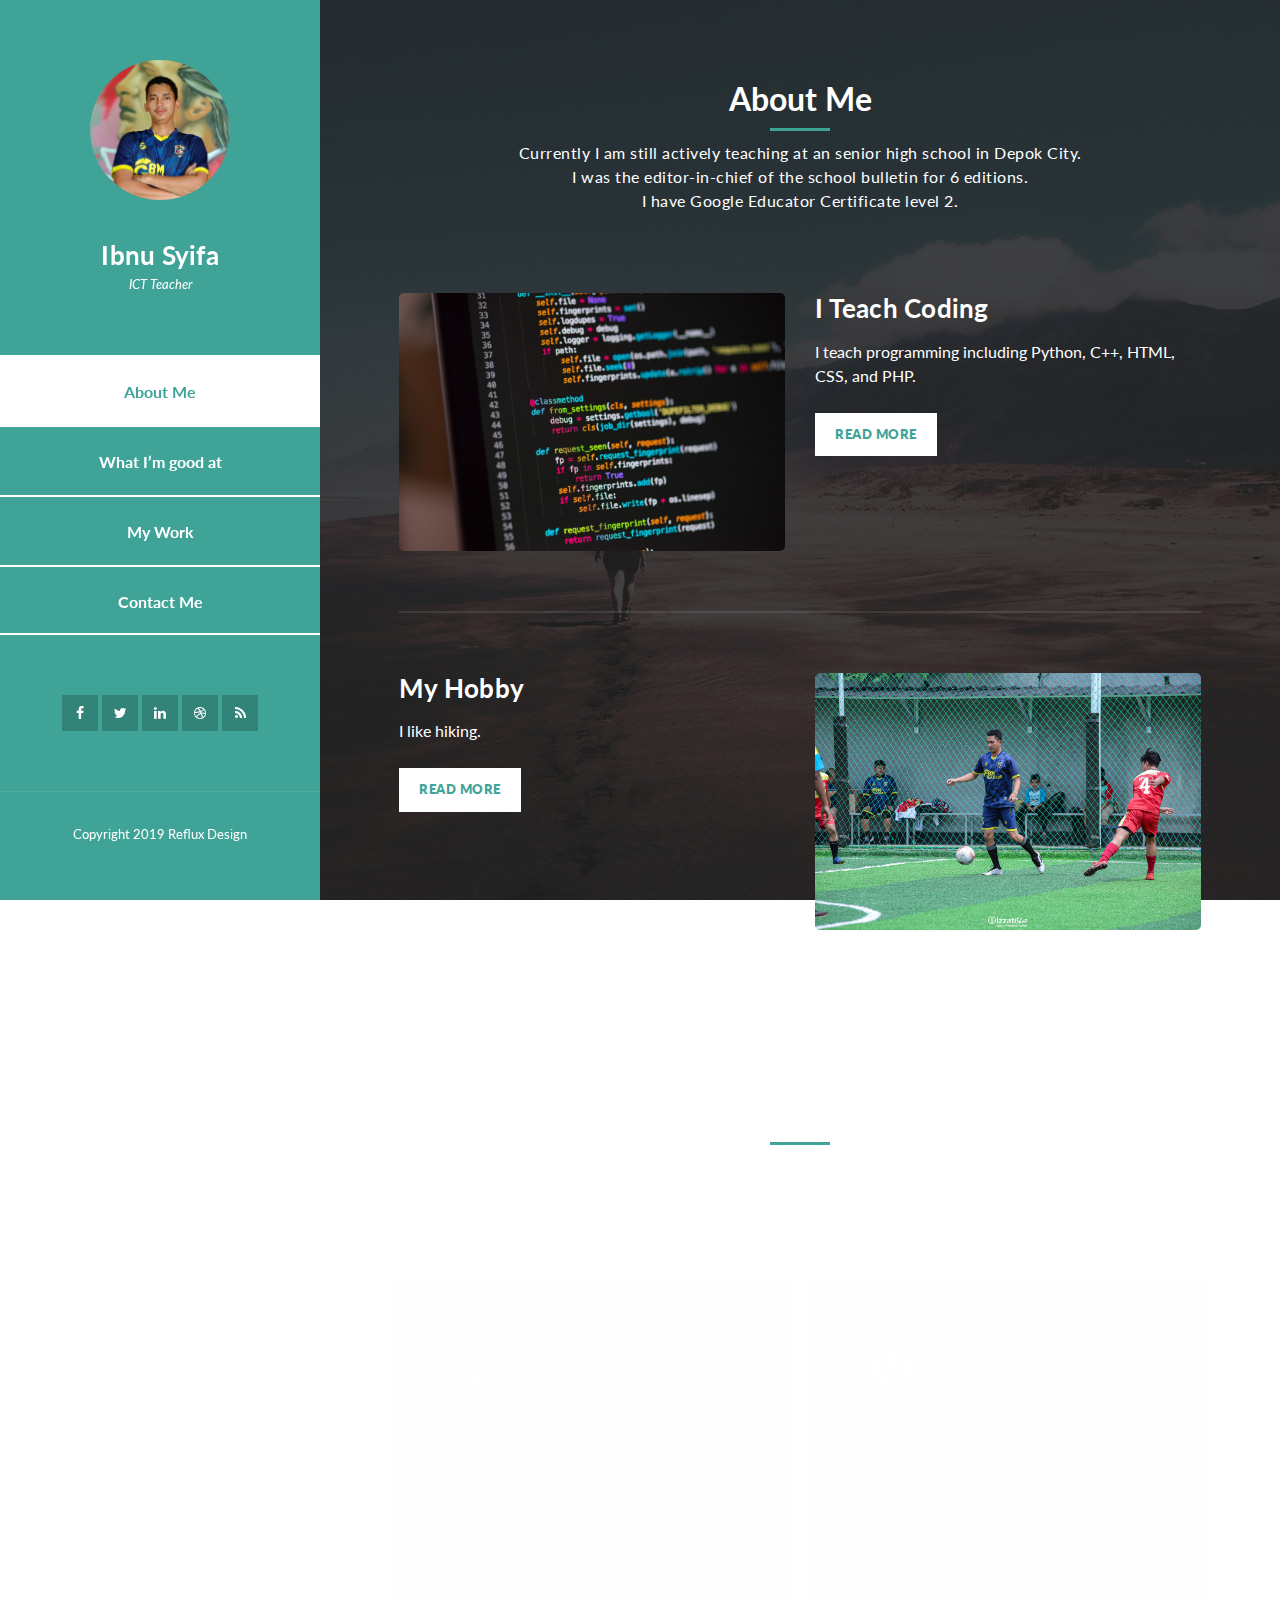
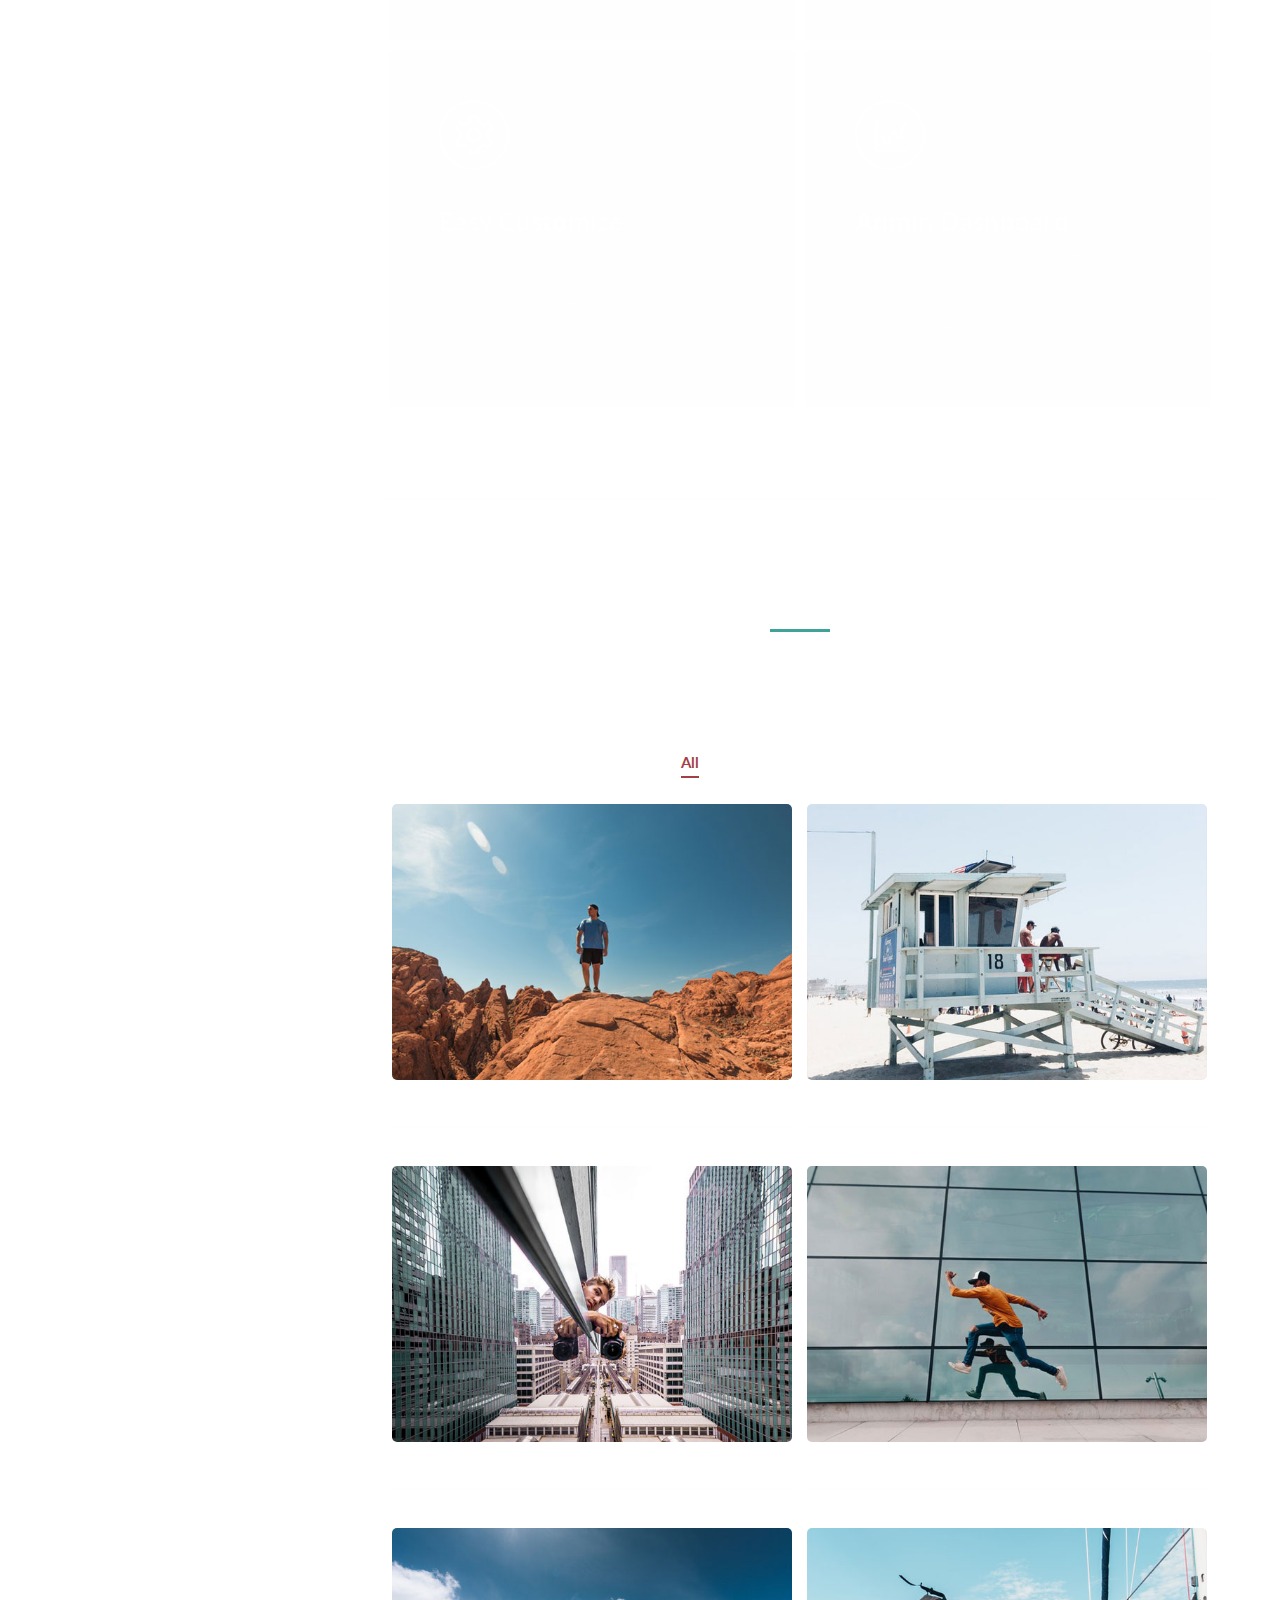
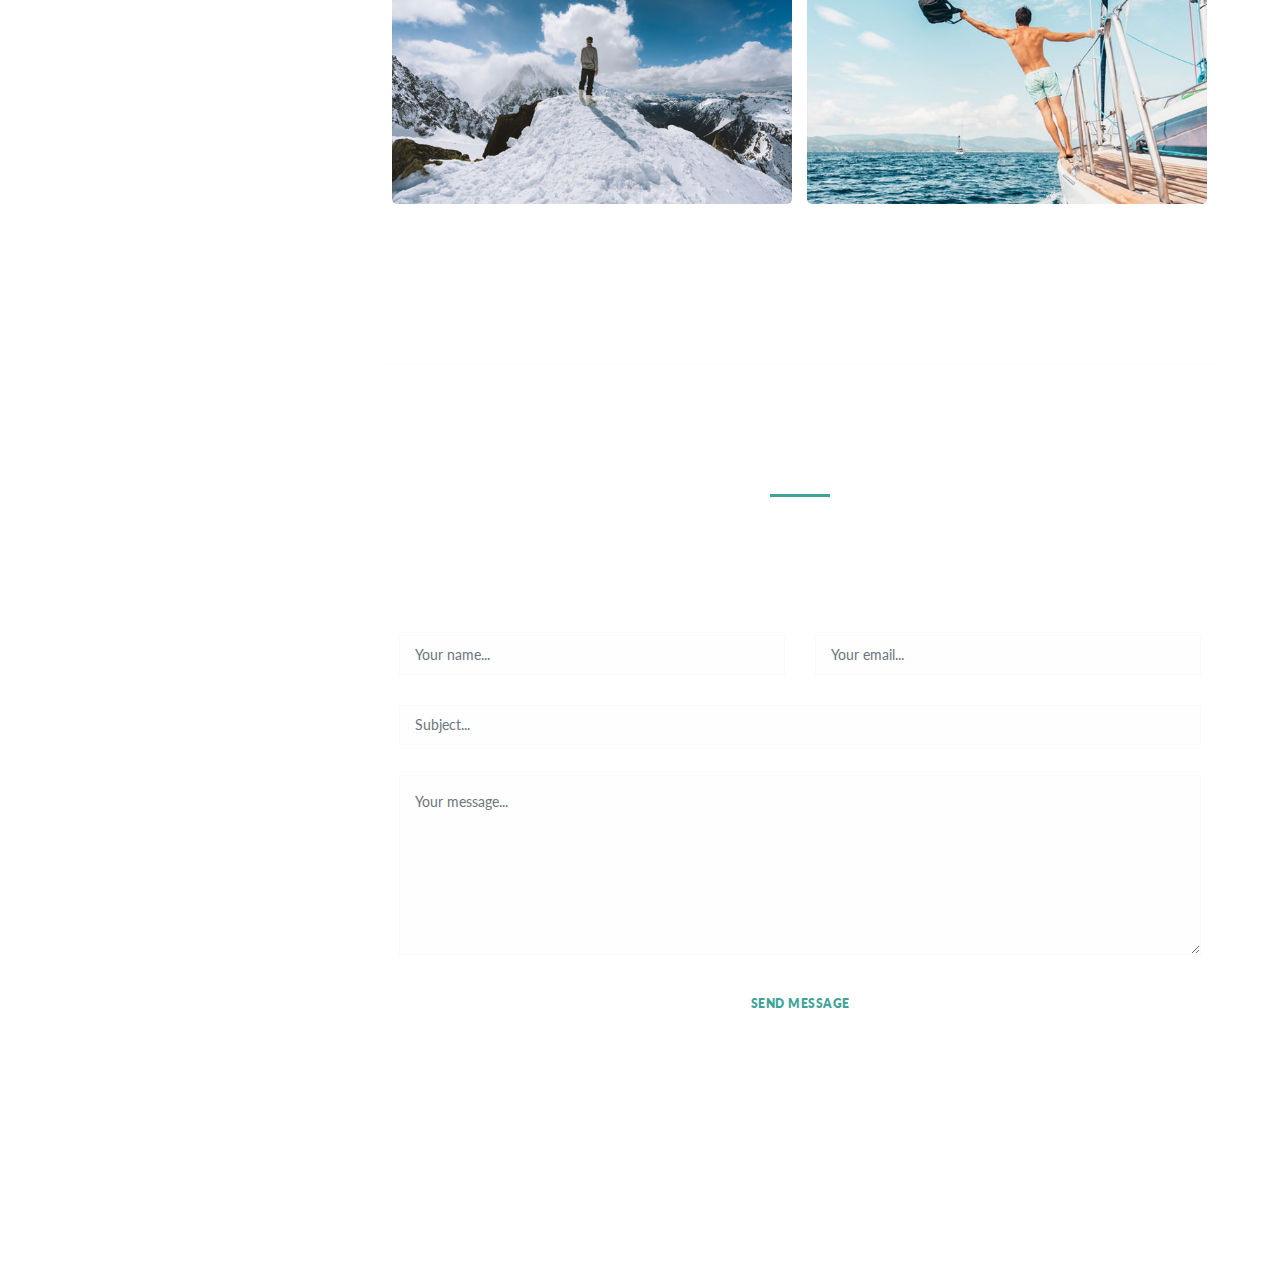
<file: index.html>
<!DOCTYPE html>
<html lang="en">
  <head>
    <meta charset="utf-8" />
    <meta
      name="viewport"
      content="width=device-width, initial-scale=1, shrink-to-fit=no"
    />
    <meta name="description" content="" />
    <meta name="author" content="" />
    <link
      href="https://fonts.googleapis.com/css?family=Lato:100,300,400,700,900"
      rel="stylesheet"
    />

    <title>Ibnu Syifa</title>

    <link href="vendor/bootstrap/css/bootstrap.min.css" rel="stylesheet" />
    <link rel="stylesheet" href="assets/css/fontawesome.css" />
    <link rel="stylesheet" href="assets/css/templatemo-style.css" />
    <link rel="stylesheet" href="assets/css/owl.css" />
    <link rel="stylesheet" href="assets/css/lightbox.css" />
  </head>

  <body>
    <div id="page-wraper">
      <!-- Sidebar Menu -->
      <div class="responsive-nav">
        <i class="fa fa-bars" id="menu-toggle"></i>
        <div id="menu" class="menu">
          <i class="fa fa-times" id="menu-close"></i>
          <div class="container">
            <div class="image">
              <a href="#"><img src="assets/images/author-image.jpg" alt="" /></a>
            </div>
            <div class="author-content">
              <h4>Ibnu Syifa</h4>
              <span>ICT Teacher</span>
            </div>
            <nav class="main-nav" role="navigation">
              <ul class="main-menu">
                <li><a href="#section1">About Me</a></li>
                <li><a href="#section2">What I’m good at</a></li>
                <li><a href="#section3">My Work</a></li>
                <li><a href="#section4">Contact Me</a></li>
              </ul>
            </nav>
            <div class="social-network">
              <ul class="soial-icons">
                <li>
                  <a href=""
                    ><i class="fa fa-facebook"></i
                  ></a>
                </li>
                <li>
                  <a href="#"><i class="fa fa-twitter"></i></a>
                </li>
                <li>
                  <a href="#"><i class="fa fa-linkedin"></i></a>
                </li>
                <li>
                  <a href="#"><i class="fa fa-dribbble"></i></a>
                </li>
                <li>
                  <a href="#"><i class="fa fa-rss"></i></a>
                </li>
              </ul>
            </div>
            <div class="copyright-text">
              <p>Copyright 2019 Reflux Design</p>
            </div>
          </div>
        </div>
      </div>

      <section class="section about-me" data-section="section1">
        <div class="container">
          <div class="section-heading">
            <h2>About Me</h2>
            <div class="line-dec"></div>
            <span
              >Currently I am still actively teaching at an senior high school in Depok City.
			  <br>I was the editor-in-chief of the school bulletin for 6 editions.<br> I have Google Educator Certificate level 2.</span
            >
          </div>
          <div class="left-image-post">
            <div class="row">
              <div class="col-md-6">
                <div class="left-image">
                  <img src="assets/images/left-image.jpg" alt="" />
                </div>
              </div>
              <div class="col-md-6">
                <div class="right-text">
                  <h4>I Teach Coding</h4>
                  <p>
                    I teach programming including Python, C++, HTML, CSS, and PHP.
                  </p>
                  <div class="white-button">
                    <a href="#">Read More</a>
                  </div>
                </div>
              </div>
            </div>
          </div>
          <div class="right-image-post">
            <div class="row">
              <div class="col-md-6">
                <div class="left-text">
                  <h4>My Hobby</h4>
                  <p>
                    I like hiking.
                  </p>
                  <div class="white-button">
                    <a href="#">Read More</a>
                  </div>
                </div>
              </div>
              <div class="col-md-6">
                <div class="right-image">
                  <img src="assets/images/right-image.jpg" alt="" />
                </div>
              </div>
            </div>
          </div>
        </div>
      </section>

      <section class="section my-services" data-section="section2">
        <div class="container">
          <div class="section-heading">
            <h2>What I’m good at?</h2>
            <div class="line-dec"></div>
            <span
              >Curabitur leo felis, rutrum vitae varius eu, malesuada a tortor.
              Vestibulum congue leo et tellus aliquam, eu viverra nulla semper.
              Nullam eu faucibus diam. Donec eget massa ante.</span
            >
          </div>
          <div class="row">
            <div class="col-md-6">
              <div class="service-item">
                <div class="first-service-icon service-icon"></div>
                <h4>HTML5 &amp; CSS3</h4>
                <p>
                  Phasellus non convallis dolor. Integer tempor hendrerit arcu
                  at bibendum. Sed ac ante non metus vehicula congue quis eget
                  eros.
                </p>
              </div>
            </div>
            <div class="col-md-6">
              <div class="service-item">
                <div class="second-service-icon service-icon"></div>
                <h4>Creative Ideas</h4>
                <p>
                  Proin lacus massa, eleifend sed fermentum in, dignissim vel
                  metus. Nunc accumsan leo nec felis porttitor, ultricies
                  faucibus purus mollis.
                </p>
              </div>
            </div>
            <div class="col-md-6">
              <div class="service-item">
                <div class="third-service-icon service-icon"></div>
                <h4>Easy Customize</h4>
                <p>
                  Integer suscipit condimentum aliquet. Nam quis risus metus.
                  Nullam faucibus quam eget arcu pretium tincidunt. Nam libero
                  dui.
                </p>
              </div>
            </div>
            <div class="col-md-6">
              <div class="service-item">
                <div class="fourth-service-icon service-icon"></div>
                <h4>Admin Dashboard</h4>
                <p>
                  Vivamus et dui a massa venenatis fringilla. Proin lacus massa,
                  eleifend sed fermentum in, dignissim vel metus. Nunc accumsan
                  leo nec felis porttitor.
                </p>
              </div>
            </div>
          </div>
        </div>
      </section>

      <section class="section my-work" data-section="section3">
        <div class="container">
          <div class="section-heading">
            <h2>My Work</h2>
            <div class="line-dec"></div>
            <span
              >Aenean sollicitudin ex mauris, lobortis lobortis diam euismod sit
              amet. Duis ac elit vulputate, lobortis arcu quis, vehicula
              mauris.</span
            >
          </div>
          <div class="row">
            <div class="isotope-wrapper">
              <form class="isotope-toolbar">
                <label
                  ><input
                    type="radio"
                    data-type="*"
                    checked=""
                    name="isotope-filter"
                  />
                  <span>all</span></label
                >
                <label
                  ><input
                    type="radio"
                    data-type="people"
                    name="isotope-filter"
                  />
                  <span>people</span></label
                >
                <label
                  ><input
                    type="radio"
                    data-type="nature"
                    name="isotope-filter"
                  />
                  <span>nature</span></label
                >
                <label
                  ><input
                    type="radio"
                    data-type="animals"
                    name="isotope-filter"
                  />
                  <span>animals</span></label
                >
              </form>
              <div class="isotope-box">
                <div class="isotope-item" data-type="nature">
                  <figure class="snip1321">
                    <img
                      src="assets/images/portfolio-01.jpg"
                      alt="sq-sample26"
                    />
                    <figcaption>
                      <a
                        href="assets/images/portfolio-01.jpg"
                        data-lightbox="image-1"
                        data-title="Caption"
                        ><i class="fa fa-search"></i
                      ></a>
                      <h4>First Title</h4>
                      <span>free to use our template</span>
                    </figcaption>
                  </figure>
                </div>

                <div class="isotope-item" data-type="people">
                  <figure class="snip1321">
                    <img
                      src="assets/images/portfolio-02.jpg"
                      alt="sq-sample26"
                    />
                    <figcaption>
                      <a
                        href="assets/images/portfolio-02.jpg"
                        data-lightbox="image-1"
                        data-title="Caption"
                        ><i class="fa fa-search"></i
                      ></a>
                      <h4>Second Title</h4>
                      <span>please tell your friends</span>
                    </figcaption>
                  </figure>
                </div>

                <div class="isotope-item" data-type="animals">
                  <figure class="snip1321">
                    <img
                      src="assets/images/portfolio-03.jpg"
                      alt="sq-sample26"
                    />
                    <figcaption>
                      <a
                        href="assets/images/portfolio-03.jpg"
                        data-lightbox="image-1"
                        data-title="Caption"
                        ><i class="fa fa-search"></i
                      ></a>
                      <h4>Item Third</h4>
                      <span>customize anything</span>
                    </figcaption>
                  </figure>
                </div>

                <div class="isotope-item" data-type="people">
                  <figure class="snip1321">
                    <img
                      src="assets/images/portfolio-04.jpg"
                      alt="sq-sample26"
                    />
                    <figcaption>
                      <a
                        href="assets/images/portfolio-04.jpg"
                        data-lightbox="image-1"
                        data-title="Caption"
                        ><i class="fa fa-search"></i
                      ></a>
                      <h4>Item Fourth</h4>
                      <span>Re-distribution not allowed</span>
                    </figcaption>
                  </figure>
                </div>

                <div class="isotope-item" data-type="nature">
                  <figure class="snip1321">
                    <img
                      src="assets/images/portfolio-05.jpg"
                      alt="sq-sample26"
                    />
                    <figcaption>
                      <a
                        href="assets/images/portfolio-05.jpg"
                        data-lightbox="image-1"
                        data-title="Caption"
                        ><i class="fa fa-search"></i
                      ></a>
                      <h4>Fifth Awesome</h4>
                      <span>Ut sollicitudin risus</span>
                    </figcaption>
                  </figure>
                </div>

                <div class="isotope-item" data-type="animals">
                  <figure class="snip1321">
                    <img
                      src="assets/images/portfolio-06.jpg"
                      alt="sq-sample26"
                    />
                    <figcaption>
                      <a
                        href="assets/images/portfolio-06.jpg"
                        data-lightbox="image-1"
                        data-title="Caption"
                        ><i class="fa fa-search"></i
                      ></a>
                      <h4>Awesome Sixth</h4>
                      <span>Donec eget massa ante</span>
                    </figcaption>
                  </figure>
                </div>
              </div>
            </div>
          </div>
        </div>
      </section>

      <section class="section contact-me" data-section="section4">
        <div class="container">
          <div class="section-heading">
            <h2>Contact Me</h2>
            <div class="line-dec"></div>
            <span
              >Fusce eget nibh nec justo interdum condimentum. Morbi justo ex,
              efficitur at ante ac, tincidunt maximus ligula. Lorem ipsum dolor
              sit amet, consectetur adipiscing elit.</span
            >
          </div>
          <div class="row">
            <div class="right-content">
              <div class="container">
                <form id="contact" action="" method="post">
                  <div class="row">
                    <div class="col-md-6">
                      <fieldset>
                        <input
                          name="name"
                          type="text"
                          class="form-control"
                          id="name"
                          placeholder="Your name..."
                          required=""
                        />
                      </fieldset>
                    </div>
                    <div class="col-md-6">
                      <fieldset>
                        <input
                          name="email"
                          type="text"
                          class="form-control"
                          id="email"
                          placeholder="Your email..."
                          required=""
                        />
                      </fieldset>
                    </div>
                    <div class="col-md-12">
                      <fieldset>
                        <input
                          name="subject"
                          type="text"
                          class="form-control"
                          id="subject"
                          placeholder="Subject..."
                          required=""
                        />
                      </fieldset>
                    </div>
                    <div class="col-md-12">
                      <fieldset>
                        <textarea
                          name="message"
                          rows="6"
                          class="form-control"
                          id="message"
                          placeholder="Your message..."
                          required=""
                        ></textarea>
                      </fieldset>
                    </div>
                    <div class="col-md-12">
                      <fieldset>
                        <button type="submit" id="form-submit" class="button">
                          Send Message
                        </button>
                      </fieldset>
                    </div>
                  </div>
                </form>
              </div>
            </div>
          </div>
        </div>
      </section>
    </div>

    <!-- Scripts -->
    <!-- Bootstrap core JavaScript -->
    <script src="vendor/jquery/jquery.min.js"></script>
    <script src="vendor/bootstrap/js/bootstrap.bundle.min.js"></script>

    <script src="assets/js/isotope.min.js"></script>
    <script src="assets/js/owl-carousel.js"></script>
    <script src="assets/js/lightbox.js"></script>
    <script src="assets/js/custom.js"></script>
    <script>
      //according to loftblog tut
      $(".main-menu li:first").addClass("active");

      var showSection = function showSection(section, isAnimate) {
        var direction = section.replace(/#/, ""),
          reqSection = $(".section").filter(
            '[data-section="' + direction + '"]'
          ),
          reqSectionPos = reqSection.offset().top - 0;

        if (isAnimate) {
          $("body, html").animate(
            {
              scrollTop: reqSectionPos
            },
            800
          );
        } else {
          $("body, html").scrollTop(reqSectionPos);
        }
      };

      var checkSection = function checkSection() {
        $(".section").each(function() {
          var $this = $(this),
            topEdge = $this.offset().top - 80,
            bottomEdge = topEdge + $this.height(),
            wScroll = $(window).scrollTop();
          if (topEdge < wScroll && bottomEdge > wScroll) {
            var currentId = $this.data("section"),
              reqLink = $("a").filter("[href*=\\#" + currentId + "]");
            reqLink
              .closest("li")
              .addClass("active")
              .siblings()
              .removeClass("active");
          }
        });
      };

      $(".main-menu").on("click", "a", function(e) {
        e.preventDefault();
        showSection($(this).attr("href"), true);
      });

      $(window).scroll(function() {
        checkSection();
      });
    </script>
  </body>
</html>
</file>
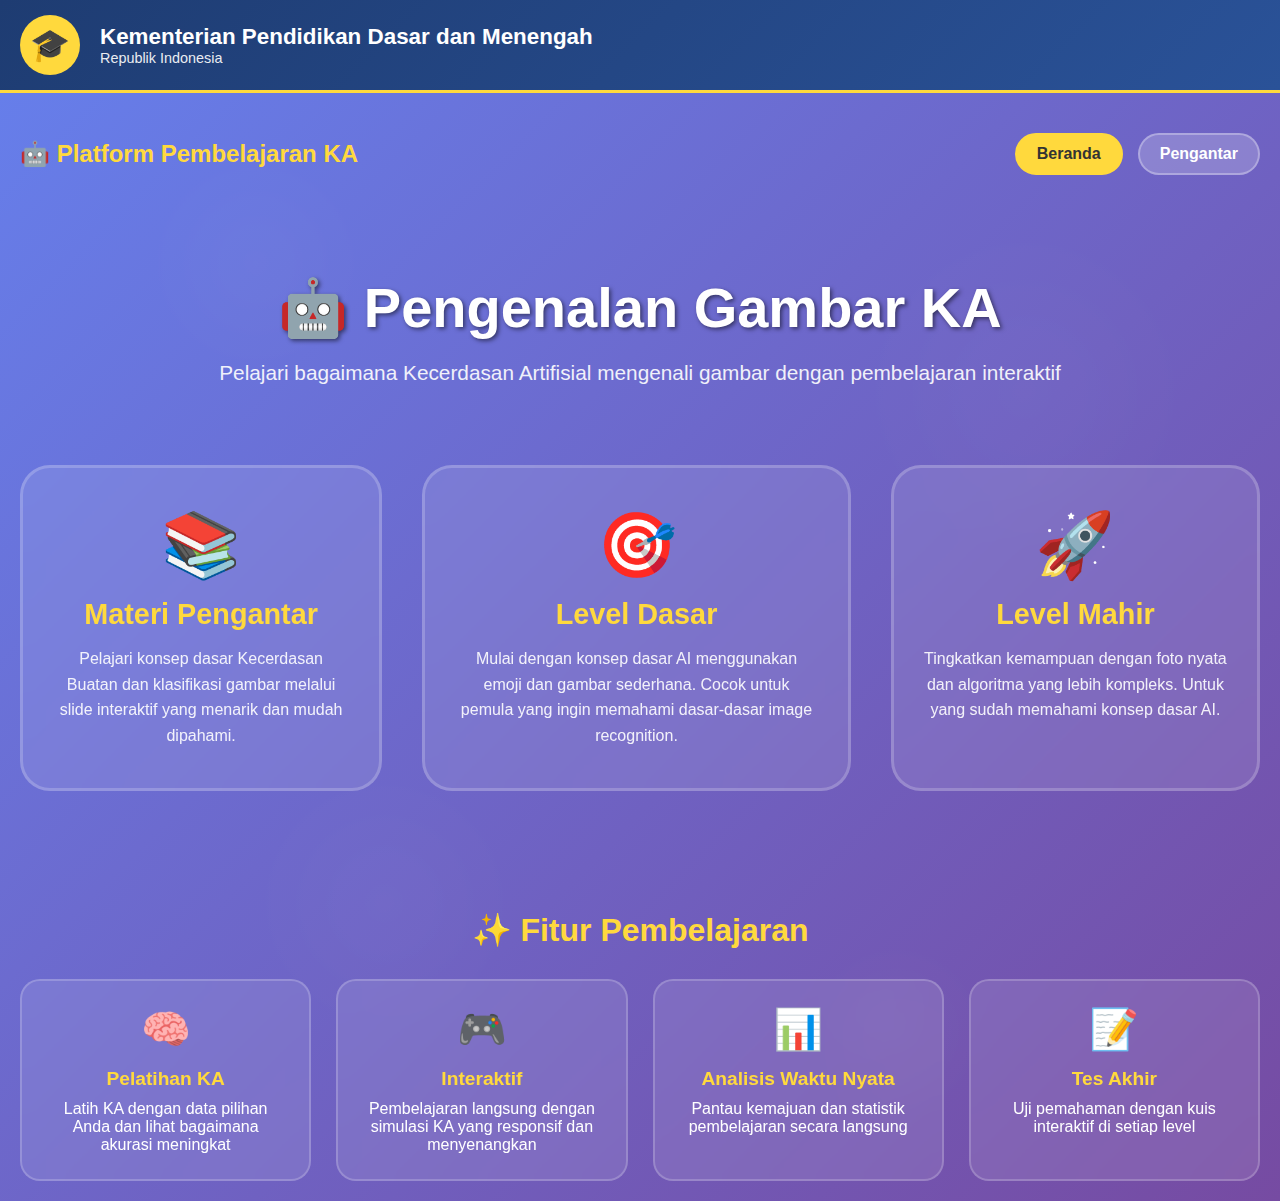
<file: ai_image_recognition169.html>
<!DOCTYPE html>
<html lang="id">
<head>
    <meta charset="UTF-8">
    <meta name="viewport" content="width=device-width, initial-scale=1.0">
    <title>🤖 Platform Pembelajaran AI - Pengenalan Gambar</title>
    <link rel="icon" href="data:image/svg+xml,<svg xmlns=%22http://www.w3.org/2000/svg%22 viewBox=%220 0 100 100%22><text y=%22.9em%22 font-size=%2290%22>🤖</text></svg>">
    <style>
        * {
            margin: 0;
            padding: 0;
            box-sizing: border-box;
        }

        body {
            font-family: 'Segoe UI', Tahoma, Geneva, Verdana, sans-serif;
            min-height: 100vh;
            color: white;
            overflow-x: hidden;
        }

        /* Government Header */
        .government-header {
            background: linear-gradient(135deg, #1e3c72 0%, #2a5298 100%);
            padding: 15px 0;
            border-bottom: 3px solid #FFD93D;
        }

        .gov-container {
            max-width: 1400px;
            margin: 0 auto;
            padding: 0 20px;
            display: flex;
            align-items: center;
            gap: 20px;
        }

        .tut-wuri-logo {
            width: 60px;
            height: 60px;
            background: #FFD93D;
            border-radius: 50%;
            display: flex;
            align-items: center;
            justify-content: center;
            font-size: 2rem;
            color: #1e3c72;
            font-weight: bold;
            flex-shrink: 0;
        }

        .gov-text {
            color: white;
        }

        .gov-title {
            font-size: 1.4rem;
            font-weight: bold;
            margin: 0;
            line-height: 1.2;
        }

        .gov-subtitle {
            font-size: 0.9rem;
            margin: 0;
            opacity: 0.9;
        }

        /* Footer */
        .footer {
            background: linear-gradient(135deg, #2c3e50 0%, #34495e 100%);
            padding: 30px 0;
            margin-top: 50px;
            border-top: 3px solid #FFD93D;
        }

        .footer-content {
            max-width: 1400px;
            margin: 0 auto;
            padding: 0 20px;
            text-align: center;
        }

        .footer-title {
            font-size: 1.2rem;
            font-weight: bold;
            color: #FFD93D;
            margin-bottom: 10px;
        }

        .footer-text {
            color: rgba(255, 255, 255, 0.8);
            font-size: 0.9rem;
            line-height: 1.6;
        }

        .developer-credit {
            margin-top: 20px;
            padding-top: 20px;
            border-top: 1px solid rgba(255, 255, 255, 0.2);
            color: rgba(255, 255, 255, 0.7);
            font-size: 0.8rem;
        }

        /* Home Page Styles */
        .home-page {
            background: linear-gradient(135deg, #667eea 0%, #764ba2 100%);
            position: relative;
            overflow: hidden;
        }

        .home-page::before {
            content: '';
            position: absolute;
            top: 0;
            left: 0;
            right: 0;
            bottom: 0;
            background: url('data:image/svg+xml,<svg xmlns="http://www.w3.org/2000/svg" viewBox="0 0 1000 1000"><defs><radialGradient id="a" cx="50%" cy="50%"><stop offset="0%" stop-color="%23ffffff" stop-opacity="0.1"/><stop offset="100%" stop-color="%23ffffff" stop-opacity="0"/></radialGradient></defs><circle cx="200" cy="200" r="100" fill="url(%23a)"/><circle cx="800" cy="300" r="150" fill="url(%23a)"/><circle cx="300" cy="700" r="120" fill="url(%23a)"/><circle cx="700" cy="800" r="80" fill="url(%23a)"/></svg>') no-repeat center center;
            background-size: cover;
            opacity: 0.3;
        }

        /* Basic Page Styles */
        .basic-page {
            background: linear-gradient(135deg, #667eea 0%, #764ba2 100%);
        }

        /* Introduction Page Styles */
        .intro-page {
            background: linear-gradient(135deg, #667eea 0%, #764ba2 100%);
            position: relative;
            overflow: hidden;
        }

        .intro-page::before {
            content: '';
            position: absolute;
            top: 0;
            left: 0;
            right: 0;
            bottom: 0;
            background: url('data:image/svg+xml,<svg xmlns="http://www.w3.org/2000/svg" viewBox="0 0 1000 1000"><defs><radialGradient id="intro" cx="50%" cy="50%"><stop offset="0%" stop-color="%23ffffff" stop-opacity="0.1"/><stop offset="100%" stop-color="%23ffffff" stop-opacity="0"/></radialGradient></defs><circle cx="150" cy="150" r="80" fill="url(%23intro)"/><circle cx="850" cy="200" r="120" fill="url(%23intro)"/><circle cx="200" cy="800" r="100" fill="url(%23intro)"/><circle cx="800" cy="700" r="90" fill="url(%23intro)"/></svg>') no-repeat center center;
            background-size: cover;
            opacity: 0.3;
        }

        /* Advanced Page Styles */
        .advanced-page {
            background: linear-gradient(135deg, #2c3e50 0%, #34495e 100%);
            position: relative;
        }

        .advanced-page::before {
            content: '';
            position: absolute;
            top: 0;
            left: 0;
            right: 0;
            bottom: 0;
            background: url('data:image/svg+xml,<svg xmlns="http://www.w3.org/2000/svg" viewBox="0 0 1000 1000"><defs><linearGradient id="tech" x1="0%" y1="0%" x2="100%" y2="100%"><stop offset="0%" stop-color="%23e74c3c" stop-opacity="0.1"/><stop offset="50%" stop-color="%23f39c12" stop-opacity="0.1"/><stop offset="100%" stop-color="%23e67e22" stop-opacity="0.1"/></linearGradient></defs><rect width="1000" height="1000" fill="url(%23tech)"/><circle cx="100" cy="100" r="2" fill="%23ffffff" opacity="0.3"/><circle cx="300" cy="200" r="1" fill="%23ffffff" opacity="0.4"/><circle cx="500" cy="150" r="1.5" fill="%23ffffff" opacity="0.3"/><circle cx="700" cy="300" r="2" fill="%23ffffff" opacity="0.5"/><circle cx="200" cy="400" r="1" fill="%23ffffff" opacity="0.3"/><circle cx="800" cy="500" r="1.5" fill="%23ffffff" opacity="0.4"/></svg>') no-repeat center center;
            background-size: cover;
            opacity: 0.2;
        }

        .container {
            max-width: 1400px;
            margin: 0 auto;
            padding: 20px;
            position: relative;
            z-index: 1;
            height: 100%;
            display: flex;
            flex-direction: column;
        }

        .page {
            display: none;
            min-height: 100vh;
            width: 100%;
            max-width: 100vw;
            overflow-x: hidden;
        }

        .page.active {
            display: flex;
            flex-direction: column;
        }

        /* Navigation */
        .nav-bar {
            display: flex;
            justify-content: space-between;
            align-items: center;
            padding: 20px 0;
            margin-bottom: 20px;
            flex-shrink: 0;
        }

        .logo {
            font-size: 1.5rem;
            font-weight: bold;
            color: #FFD93D;
        }

        .nav-buttons {
            display: flex;
            gap: 15px;
        }

        .nav-btn {
            background: rgba(255, 255, 255, 0.2);
            border: 2px solid rgba(255, 255, 255, 0.3);
            color: white;
            padding: 10px 20px;
            border-radius: 25px;
            cursor: pointer;
            transition: all 0.3s ease;
            font-weight: bold;
            text-decoration: none;
        }

        .nav-btn:hover {
            background: rgba(255, 255, 255, 0.3);
            transform: translateY(-2px);
        }

        .nav-btn.active {
            background: #FFD93D;
            color: #333;
            border-color: #FFD93D;
        }

        /* Home Page Specific */
        .hero-section {
            text-align: center;
            padding: 60px 0;
            flex: 1;
            display: flex;
            flex-direction: column;
            justify-content: center;
        }

        .hero-title {
            font-size: 3.5rem;
            margin-bottom: 20px;
            text-shadow: 2px 2px 4px rgba(0,0,0,0.5);
            animation: fadeInUp 1s ease-out;
        }

        .hero-subtitle {
            font-size: 1.3rem;
            margin-bottom: 40px;
            opacity: 0.9;
            animation: fadeInUp 1s ease-out 0.2s both;
        }

        .level-selection {
            display: flex;
            justify-content: center;
            gap: 40px;
            margin-top: 40px;
        }

        .level-card {
            background: rgba(255, 255, 255, 0.1);
            backdrop-filter: blur(10px);
            border-radius: 30px;
            padding: 40px 30px;
            text-align: center;
            cursor: pointer;
            transition: all 0.4s ease;
            border: 3px solid rgba(255, 255, 255, 0.2);
            min-width: 280px;
            animation: fadeInUp 1s ease-out 0.4s both;
        }

        .level-card:hover {
            transform: translateY(-10px) scale(1.05);
            box-shadow: 0 20px 40px rgba(0, 0, 0, 0.3);
            border-color: #FFD93D;
        }

        .level-icon {
            font-size: 4rem;
            margin-bottom: 15px;
            display: block;
        }

        .level-title {
            font-size: 1.8rem;
            margin-bottom: 15px;
            color: #FFD93D;
        }

        .level-description {
            font-size: 1rem;
            line-height: 1.6;
            opacity: 0.9;
        }

        .features-section {
            margin-top: 60px;
            text-align: center;
        }

        .features-title {
            font-size: 2rem;
            margin-bottom: 30px;
            color: #FFD93D;
        }

        .features-grid {
            display: grid;
            grid-template-columns: repeat(auto-fit, minmax(220px, 1fr));
            gap: 25px;
            margin-top: 30px;
        }

        .feature-card {
            background: rgba(255, 255, 255, 0.1);
            backdrop-filter: blur(10px);
            border-radius: 20px;
            padding: 25px;
            border: 2px solid rgba(255, 255, 255, 0.2);
        }

        .feature-icon {
            font-size: 2.5rem;
            margin-bottom: 15px;
        }

        .feature-title {
            font-size: 1.2rem;
            margin-bottom: 10px;
            color: #FFD93D;
        }

        /* Learning Page Styles */
        .header {
            text-align: center;
            margin-bottom: 30px;
            flex-shrink: 0;
        }

        .header h1 {
            font-size: 2.5rem;
            margin-bottom: 10px;
            text-shadow: 2px 2px 4px rgba(0,0,0,0.5);
        }

        .header p {
            font-size: 1.1rem;
            opacity: 0.9;
            max-width: 600px;
            margin: 0 auto;
        }

        .main-content {
            display: grid;
            grid-template-columns: 1fr 1fr;
            gap: 25px;
            margin-bottom: 25px;
            flex: 1;
            min-height: 0;
        }

        .training-section {
            background: rgba(255, 255, 255, 0.1);
            backdrop-filter: blur(10px);
            border-radius: 20px;
            padding: 25px;
            border: 2px solid rgba(255, 255, 255, 0.2);
            display: flex;
            flex-direction: column;
        }

        .section-title {
            font-size: 1.6rem;
            margin-bottom: 15px;
            text-align: center;
            color: #FFD93D;
        }

        .category-selector {
            display: flex;
            gap: 8px;
            margin-bottom: 15px;
            flex-wrap: wrap;
            justify-content: center;
        }

        .category-btn {
            background: rgba(255, 255, 255, 0.2);
            border: 2px solid rgba(255, 255, 255, 0.3);
            color: white;
            padding: 8px 16px;
            border-radius: 20px;
            cursor: pointer;
            transition: all 0.3s ease;
            font-weight: bold;
            font-size: 0.9rem;
        }

        .category-btn:hover {
            background: rgba(255, 255, 255, 0.3);
            transform: translateY(-2px);
        }

        .category-btn.active {
            background: #FFD93D;
            color: #333;
            border-color: #FFD93D;
        }

        .image-grid {
            display: grid;
            grid-template-columns: repeat(auto-fit, minmax(70px, 1fr));
            gap: 12px;
            margin-bottom: 15px;
            max-height: 250px;
            overflow-y: auto;
            padding: 10px;
            background: rgba(0, 0, 0, 0.1);
            border-radius: 10px;
            flex: 1;
        }

        .training-image {
            width: 70px;
            height: 70px;
            background: rgba(255, 255, 255, 0.2);
            border-radius: 10px;
            display: flex;
            align-items: center;
            justify-content: center;
            font-size: 1.8rem;
            cursor: pointer;
            transition: all 0.3s ease;
            border: 3px solid transparent;
        }

        .training-image:hover {
            transform: scale(1.1);
            background: rgba(255, 255, 255, 0.3);
        }

        .training-image.selected {
            border-color: #4ECDC4;
            background: rgba(78, 205, 196, 0.3);
            box-shadow: 0 0 15px rgba(78, 205, 196, 0.5);
        }

        /* Advanced level photo styles */
        .photo-image {
            background-size: cover;
            background-position: center;
            color: white;
            text-shadow: 2px 2px 4px rgba(0,0,0,0.8);
            font-weight: bold;
            font-size: 0.9rem;
        }

        .training-counter {
            text-align: center;
            font-size: 1rem;
            margin-bottom: 12px;
        }

        .progress-bar {
            width: 100%;
            height: 8px;
            background: rgba(255, 255, 255, 0.2);
            border-radius: 4px;
            overflow: hidden;
            margin-bottom: 15px;
        }

        .progress-fill {
            height: 100%;
            background: linear-gradient(90deg, #4ECDC4, #44A08D);
            width: 0%;
            transition: width 0.5s ease;
        }

        .control-buttons {
            display: flex;
            gap: 12px;
            justify-content: center;
            margin-bottom: 15px;
            flex-wrap: wrap;
        }

        .btn {
            padding: 10px 20px;
            border: none;
            border-radius: 20px;
            font-weight: bold;
            cursor: pointer;
            transition: all 0.3s ease;
            font-size: 0.9rem;
        }

        .btn-train {
            background: linear-gradient(45deg, #4ECDC4, #44A08D);
            color: white;
        }

        .btn-test {
            background: linear-gradient(45deg, #FF6B6B, #EE5A52);
            color: white;
        }

        .btn-reset {
            background: linear-gradient(45deg, #95A5A6, #7F8C8D);
            color: white;
        }

        .btn-posttest {
            background: linear-gradient(45deg, #9B59B6, #8E44AD);
            color: white;
        }

        .btn-restart {
            background: linear-gradient(45deg, #E67E22, #D35400);
            color: white;
        }

        .btn:hover {
            transform: translateY(-3px);
            box-shadow: 0 8px 25px rgba(0, 0, 0, 0.3);
        }

        .btn:disabled {
            opacity: 0.5;
            cursor: not-allowed;
            transform: none;
        }

        .ai-brain {
            text-align: center;
            margin: 15px 0;
        }

        .brain-icon {
            font-size: 3rem;
            margin-bottom: 10px;
            animation: pulse 2s infinite;
        }

        @keyframes pulse {
            0%, 100% { transform: scale(1); }
            50% { transform: scale(1.1); }
        }

        @keyframes fadeInUp {
            from {
                opacity: 0;
                transform: translateY(30px);
            }
            to {
                opacity: 1;
                transform: translateY(0);
            }
        }

        .brain-status {
            font-size: 1.1rem;
            margin-bottom: 8px;
        }

        .accuracy-display {
            font-size: 1.8rem;
            color: #FFD93D;
            font-weight: bold;
        }

        .test-section {
            background: rgba(255, 255, 255, 0.1);
            backdrop-filter: blur(10px);
            border-radius: 20px;
            padding: 25px;
            border: 2px solid rgba(255, 255, 255, 0.2);
            display: flex;
            flex-direction: column;
        }

        .test-image-area {
            background: rgba(0, 0, 0, 0.2);
            border: 3px dashed rgba(255, 255, 255, 0.5);
            border-radius: 15px;
            height: 160px;
            display: flex;
            align-items: center;
            justify-content: center;
            margin-bottom: 15px;
            transition: all 0.3s ease;
        }

        .test-image-area.active {
            border-color: #4ECDC4;
            background: rgba(78, 205, 196, 0.1);
        }

        .test-image {
            font-size: 5rem;
            transition: all 0.3s ease;
        }

        .prediction-results {
            background: rgba(0, 0, 0, 0.2);
            border-radius: 10px;
            padding: 15px;
            margin-bottom: 15px;
        }

        .prediction-item {
            display: flex;
            justify-content: space-between;
            align-items: center;
            margin-bottom: 8px;
            padding: 8px;
            background: rgba(255, 255, 255, 0.1);
            border-radius: 6px;
        }

        .confidence-bar {
            width: 80px;
            height: 6px;
            background: rgba(255, 255, 255, 0.2);
            border-radius: 3px;
            overflow: hidden;
        }

        .confidence-fill {
            height: 100%;
            background: linear-gradient(90deg, #FF6B6B, #4ECDC4);
            transition: width 0.5s ease;
        }

        .info-panel {
            background: rgba(255, 255, 255, 0.1);
            backdrop-filter: blur(10px);
            border-radius: 20px;
            padding: 25px;
            margin-top: 25px;
            border: 2px solid rgba(255, 255, 255, 0.2);
            flex-shrink: 0;
        }

        .info-tabs {
            display: flex;
            gap: 8px;
            margin-bottom: 15px;
        }

        .info-tab {
            background: rgba(255, 255, 255, 0.2);
            border: none;
            color: white;
            padding: 8px 16px;
            border-radius: 8px;
            cursor: pointer;
            transition: all 0.3s ease;
            font-size: 0.9rem;
        }

        .info-tab.active {
            background: #FFD93D;
            color: #333;
        }

        .info-content {
            display: none;
        }

        .info-content.active {
            display: block;
        }

        .stats-grid {
            display: grid;
            grid-template-columns: repeat(auto-fit, minmax(120px, 1fr));
            gap: 12px;
            margin-top: 15px;
        }

        .stat-card {
            background: rgba(255, 255, 255, 0.1);
            padding: 15px;
            border-radius: 8px;
            text-align: center;
        }

        .stat-number {
            font-size: 1.5rem;
            font-weight: bold;
            color: #4ECDC4;
        }

        .stat-label {
            font-size: 0.8rem;
            opacity: 0.8;
        }

        /* Modal Styles */
        .modal {
            position: fixed;
            z-index: 1000;
            left: 0;
            top: 0;
            width: 100%;
            height: 100%;
            background-color: rgba(0, 0, 0, 0.8);
            backdrop-filter: blur(5px);
        }

        .modal-content {
            background: linear-gradient(135deg, #667eea 0%, #764ba2 100%);
            margin: 5% auto;
            padding: 0;
            border-radius: 20px;
            width: 90%;
            max-width: 600px;
            max-height: 80vh;
            overflow-y: auto;
            border: 2px solid rgba(255, 255, 255, 0.2);
        }

        .modal-header {
            padding: 30px;
            border-bottom: 2px solid rgba(255, 255, 255, 0.2);
            display: flex;
            justify-content: space-between;
            align-items: center;
        }

        .modal-header h2 {
            margin: 0;
            color: white;
        }

        .close {
            color: white;
            font-size: 2rem;
            font-weight: bold;
            cursor: pointer;
            transition: all 0.3s ease;
        }

        .close:hover {
            color: #FFD93D;
            transform: scale(1.2);
        }

        .modal-body {
            padding: 30px;
        }

        .question-counter {
            text-align: center;
            font-size: 1.1rem;
            margin-bottom: 15px;
            color: #FFD93D;
        }

        .question-area {
            margin: 30px 0;
        }

        .question-area h3 {
            color: white;
            margin-bottom: 20px;
            font-size: 1.3rem;
            line-height: 1.5;
        }

        .options {
            display: flex;
            flex-direction: column;
            gap: 15px;
        }

        .option {
            background: rgba(255, 255, 255, 0.1);
            border: 2px solid rgba(255, 255, 255, 0.2);
            color: white;
            padding: 15px 20px;
            border-radius: 10px;
            cursor: pointer;
            transition: all 0.3s ease;
            text-align: left;
        }

        .option:hover {
            background: rgba(255, 255, 255, 0.2);
            transform: translateX(5px);
        }

        .option.selected {
            background: rgba(78, 205, 196, 0.3);
            border-color: #4ECDC4;
            box-shadow: 0 0 15px rgba(78, 205, 196, 0.3);
        }

        .option.correct {
            background: rgba(46, 204, 113, 0.3);
            border-color: #2ECC71;
        }

        .option.incorrect {
            background: rgba(231, 76, 60, 0.3);
            border-color: #E74C3C;
        }

        .test-controls {
            text-align: center;
            margin-top: 30px;
        }

        .test-results {
            text-align: center;
            padding: 30px;
        }

        .score-display {
            margin: 30px 0;
        }

        .score-circle {
            width: 120px;
            height: 120px;
            border-radius: 50%;
            background: linear-gradient(45deg, #4ECDC4, #44A08D);
            display: flex;
            align-items: center;
            justify-content: center;
            margin: 0 auto 20px;
            font-size: 2rem;
            font-weight: bold;
            color: white;
        }

        .score-percentage {
            font-size: 2.5rem;
            font-weight: bold;
            color: #FFD93D;
            margin-bottom: 20px;
        }

        .score-message {
            font-size: 1.2rem;
            color: white;
            margin-bottom: 30px;
        }

        /* Slide Styles */
        .slide-container {
            max-width: 1200px;
            margin: 0 auto;
            position: relative;
            z-index: 1;
            flex: 1;
            display: flex;
            flex-direction: column;
        }

        .slide-header {
            text-align: center;
            margin-bottom: 30px;
            flex-shrink: 0;
        }

        .slide-title {
            font-size: 2.5rem;
            margin-bottom: 15px;
            text-shadow: 2px 2px 4px rgba(0,0,0,0.5);
            color: white;
        }

        .slide-counter {
            font-size: 1.1rem;
            color: #FFD93D;
            font-weight: bold;
        }

        .slide-content {
            position: relative;
            min-height: 500px;
            margin-bottom: 30px;
            overflow: hidden;
            touch-action: pan-y;
            flex: 1;
        }

        .slide {
            display: none;
            grid-template-columns: 1fr 1fr;
            gap: 30px;
            align-items: center;
            background: rgba(255, 255, 255, 0.1);
            backdrop-filter: blur(10px);
            border-radius: 25px;
            padding: 30px;
            border: 2px solid rgba(255, 255, 255, 0.2);
            animation: slideIn 0.5s ease-out;
            position: absolute;
            width: 100%;
            height: 100%;
            top: 0;
            left: 0;
            transform: translateX(100%);
            transition: transform 0.3s ease-out;
        }

        .slide.active {
            display: grid;
            transform: translateX(0);
        }

        .slide.prev {
            transform: translateX(-100%);
        }

        .slide.next {
            transform: translateX(100%);
        }

        .slide-visual {
            display: flex;
            justify-content: center;
            align-items: center;
            min-height: 300px;
        }

        .slide-text {
            color: white;
        }

        .slide-text h2 {
            font-size: 2rem;
            margin-bottom: 15px;
            color: #FFD93D;
        }

        .slide-text p {
            font-size: 1.1rem;
            line-height: 1.6;
            margin-bottom: 15px;
        }

        /* Slide Animations */
        @keyframes slideIn {
            from {
                opacity: 0;
                transform: translateX(30px);
            }
            to {
                opacity: 1;
                transform: translateX(0);
            }
        }

        /* AI Brain Animation */
        .ai-brain-animation {
            position: relative;
            width: 250px;
            height: 250px;
        }

        .brain-core {
            font-size: 6rem;
            position: absolute;
            top: 50%;
            left: 50%;
            transform: translate(-50%, -50%);
            animation: brainPulse 2s infinite;
        }

        .neural-connections {
            position: absolute;
            width: 100%;
            height: 100%;
        }

        .connection {
            position: absolute;
            width: 4px;
            height: 50px;
            background: linear-gradient(45deg, #4ECDC4, #44A08D);
            border-radius: 2px;
            animation: connectionPulse 2s infinite;
            animation-delay: var(--delay);
        }

        .connection:nth-child(1) {
            top: 20%;
            left: 20%;
            transform: rotate(45deg);
        }

        .connection:nth-child(2) {
            top: 20%;
            right: 20%;
            transform: rotate(-45deg);
        }

        .connection:nth-child(3) {
            bottom: 20%;
            left: 20%;
            transform: rotate(-45deg);
        }

        .connection:nth-child(4) {
            bottom: 20%;
            right: 20%;
            transform: rotate(45deg);
        }

        @keyframes brainPulse {
            0%, 100% { transform: translate(-50%, -50%) scale(1); }
            50% { transform: translate(-50%, -50%) scale(1.1); }
        }

        @keyframes connectionPulse {
            0%, 100% { opacity: 0.3; }
            50% { opacity: 1; }
        }

        /* AI Tree Animation */
        .ai-tree {
            text-align: center;
            width: 350px;
        }

        .tree-root {
            font-size: 2.5rem;
            font-weight: bold;
            color: #FFD93D;
            margin-bottom: 30px;
            animation: treeGrow 1s ease-out;
        }

        .tree-branches {
            display: grid;
            grid-template-columns: 1fr 1fr;
            gap: 15px;
        }

        .branch {
            background: rgba(255, 255, 255, 0.1);
            border-radius: 12px;
            padding: 15px;
            text-align: center;
            animation: branchGrow 0.8s ease-out;
            animation-delay: var(--delay);
            animation-fill-mode: both;
            border: 2px solid rgba(255, 255, 255, 0.2);
            transition: all 0.3s ease;
        }

        .branch:hover {
            transform: translateY(-5px);
            box-shadow: 0 10px 25px rgba(0, 0, 0, 0.2);
        }

        .branch-icon {
            font-size: 2rem;
            margin-bottom: 8px;
        }

        .branch-label {
            font-size: 0.9rem;
            font-weight: bold;
            color: white;
        }

        @keyframes treeGrow {
            from {
                opacity: 0;
                transform: scale(0.5);
            }
            to {
                opacity: 1;
                transform: scale(1);
            }
        }

        @keyframes branchGrow {
            from {
                opacity: 0;
                transform: translateY(20px);
            }
            to {
                opacity: 1;
                transform: translateY(0);
            }
        }

        /* Vision Demo */
        .vision-demo {
            width: 300px;
            height: 300px;
            position: relative;
        }

        .camera-view {
            width: 100%;
            height: 100%;
            background: rgba(0, 0, 0, 0.3);
            border-radius: 15px;
            position: relative;
            overflow: hidden;
            border: 3px solid #4ECDC4;
        }

        .camera-icon {
            position: absolute;
            top: 15px;
            left: 15px;
            font-size: 1.5rem;
            color: #4ECDC4;
        }

        .scanning-line {
            position: absolute;
            top: 0;
            left: 0;
            width: 100%;
            height: 3px;
            background: linear-gradient(90deg, transparent, #4ECDC4, transparent);
            animation: scan 3s infinite;
        }

        .detected-objects {
            position: absolute;
            width: 100%;
            height: 100%;
        }

        .detection-box {
            position: absolute;
            font-size: 2.5rem;
            border: 2px solid #4ECDC4;
            border-radius: 8px;
            padding: 8px;
            background: rgba(78, 205, 196, 0.2);
            animation: detectObject 1s ease-out;
            animation-delay: var(--delay);
            animation-fill-mode: both;
        }

        .detection-box:nth-child(3) {
            top: 30%;
            left: 20%;
        }

        .detection-box:nth-child(4) {
            top: 50%;
            right: 20%;
        }

        .detection-box:nth-child(5) {
            bottom: 20%;
            left: 40%;
        }

        @keyframes scan {
            0% { top: 0; }
            100% { top: calc(100% - 3px); }
        }

        @keyframes detectObject {
            from {
                opacity: 0;
                transform: scale(0.5);
            }
            to {
                opacity: 1;
                transform: scale(1);
            }
        }

        /* Classification Demo */
        .classification-demo {
            display: flex;
            align-items: center;
            gap: 25px;
            width: 100%;
            justify-content: center;
        }

        .input-image {
            display: flex;
            align-items: center;
            gap: 15px;
        }

        .image-placeholder {
            font-size: 3rem;
            background: rgba(255, 255, 255, 0.1);
            border-radius: 12px;
            padding: 15px;
            border: 2px solid rgba(255, 255, 255, 0.3);
        }

        .arrow {
            font-size: 1.5rem;
            color: #FFD93D;
            font-weight: bold;
        }

        .ai-processor {
            text-align: center;
        }

        .processor-icon {
            font-size: 3rem;
            margin-bottom: 8px;
            animation: processorThink 2s infinite;
        }

        .processing-dots {
            display: flex;
            gap: 4px;
            justify-content: center;
        }

        .processing-dots span {
            font-size: 1.2rem;
            color: #4ECDC4;
            animation: dotBlink 1.5s infinite;
            animation-delay: var(--delay);
        }

        .output-labels {
            display: flex;
            flex-direction: column;
            gap: 8px;
        }

        .label {
            padding: 8px 12px;
            border-radius: 8px;
            font-weight: bold;
            animation: labelAppear 1s ease-out;
            animation-delay: 2s;
            animation-fill-mode: both;
            font-size: 0.9rem;
        }

        .high-confidence {
            background: rgba(78, 205, 196, 0.3);
            border: 2px solid #4ECDC4;
            color: white;
        }

        .low-confidence {
            background: rgba(255, 255, 255, 0.1);
            border: 2px solid rgba(255, 255, 255, 0.3);
            color: rgba(255, 255, 255, 0.7);
        }

        @keyframes processorThink {
            0%, 100% { transform: scale(1); }
            50% { transform: scale(1.1); }
        }

        @keyframes dotBlink {
            0%, 100% { opacity: 0.3; }
            50% { opacity: 1; }
        }

        @keyframes labelAppear {
            from {
                opacity: 0;
                transform: translateX(20px);
            }
            to {
                opacity: 1;
                transform: translateX(0);
            }
        }

        /* Animated Lists */
        .animated-list {
            list-style: none;
            padding: 0;
        }

        .animated-list li {
            font-size: 1.1rem;
            margin-bottom: 12px;
            padding: 12px;
            background: rgba(255, 255, 255, 0.1);
            border-radius: 8px;
            border-left: 4px solid #4ECDC4;
            animation: listItemSlide 0.6s ease-out;
            animation-delay: calc(var(--i, 0) * 0.2s);
            animation-fill-mode: both;
        }

        .animated-list li:nth-child(1) { --i: 1; }
        .animated-list li:nth-child(2) { --i: 2; }
        .animated-list li:nth-child(3) { --i: 3; }
        .animated-list li:nth-child(4) { --i: 4; }

        @keyframes listItemSlide {
            from {
                opacity: 0;
                transform: translateX(-20px);
            }
            to {
                opacity: 1;
                transform: translateX(0);
            }
        }

        /* Thinking Questions */
        .thinking-question {
            background: rgba(255, 215, 61, 0.2);
            border: 2px solid #FFD93D;
            border-radius: 12px;
            padding: 15px;
            margin-top: 20px;
            animation: questionGlow 3s infinite;
        }

        .thinking-question p {
            margin: 0;
            font-style: italic;
        }

        .final-question {
            background: rgba(78, 205, 196, 0.2);
            border-color: #4ECDC4;
        }

        @keyframes questionGlow {
            0%, 100% { box-shadow: 0 0 10px rgba(255, 215, 61, 0.3); }
            50% { box-shadow: 0 0 20px rgba(255, 215, 61, 0.6); }
        }

        /* Use Case Grids */
        .use-case-grid {
            display: grid;
            grid-template-columns: 1fr 1fr;
            gap: 15px;
            width: 300px;
        }

        .use-case {
            background: rgba(255, 255, 255, 0.1);
            border-radius: 12px;
            padding: 15px;
            text-align: center;
            border: 2px solid rgba(255, 255, 255, 0.2);
            animation: useCaseFloat 2s ease-in-out infinite;
            animation-delay: var(--delay);
        }

        .use-case-icon {
            font-size: 2.5rem;
            margin-bottom: 8px;
        }

        .use-case-label {
            font-size: 0.9rem;
            font-weight: bold;
            color: white;
        }

        @keyframes useCaseFloat {
            0%, 100% { transform: translateY(0); }
            50% { transform: translateY(-10px); }
        }

        /* Branch Descriptions */
        .branch-descriptions {
            display: flex;
            flex-direction: column;
            gap: 12px;
        }

        .branch-desc {
            display: flex;
            align-items: center;
            gap: 12px;
            padding: 12px;
            background: rgba(255, 255, 255, 0.1);
            border-radius: 8px;
            border: 2px solid rgba(255, 255, 255, 0.2);
        }

        .desc-icon {
            font-size: 1.5rem;
        }

        /* Capability Grid */
        .capability-grid {
            display: grid;
            grid-template-columns: 1fr 1fr;
            gap: 12px;
            margin: 15px 0;
        }

        .capability {
            display: flex;
            align-items: center;
            gap: 8px;
            padding: 12px;
            background: rgba(255, 255, 255, 0.1);
            border-radius: 8px;
            border: 2px solid rgba(255, 255, 255, 0.2);
        }

        .cap-icon {
            font-size: 1.2rem;
        }

        /* Process Steps */
        .process-steps {
            display: flex;
            flex-direction: column;
            gap: 12px;
            margin: 15px 0;
        }

        .step {
            display: flex;
            align-items: center;
            gap: 12px;
            padding: 12px;
            background: rgba(255, 255, 255, 0.1);
            border-radius: 8px;
            border: 2px solid rgba(255, 255, 255, 0.2);
        }

        .step-number {
            background: #4ECDC4;
            color: white;
            width: 25px;
            height: 25px;
            border-radius: 50%;
            display: flex;
            align-items: center;
            justify-content: center;
            font-weight: bold;
            font-size: 0.9rem;
        }

        /* Real Examples */
        .real-examples {
            display: flex;
            flex-direction: column;
            gap: 12px;
        }

        .example {
            padding: 12px;
            background: rgba(255, 255, 255, 0.1);
            border-radius: 8px;
            border-left: 4px solid #4ECDC4;
            line-height: 1.6;
        }

        /* Social Media Demo */
        .social-media-demo {
            display: flex;
            justify-content: center;
            align-items: center;
        }

        .phone-mockup {
            width: 180px;
            height: 320px;
            background: #333;
            border-radius: 20px;
            padding: 15px;
            border: 3px solid #666;
        }

        .screen {
            width: 100%;
            height: 100%;
            background: linear-gradient(135deg, #667eea 0%, #764ba2 100%);
            border-radius: 12px;
            padding: 15px;
            position: relative;
        }

        .photo {
            width: 100%;
            height: 60%;
            background: rgba(255, 255, 255, 0.2);
            border-radius: 8px;
            display: flex;
            align-items: center;
            justify-content: center;
            position: relative;
        }

        .photo-content {
            font-size: 2.5rem;
        }

        .auto-tags {
            position: absolute;
            bottom: 8px;
            left: 8px;
            display: flex;
            gap: 4px;
            flex-wrap: wrap;
        }

        .tag {
            background: rgba(78, 205, 196, 0.8);
            color: white;
            padding: 4px 8px;
            border-radius: 12px;
            font-size: 0.7rem;
            font-weight: bold;
        }

        /* Social Examples */
        .social-examples {
            display: flex;
            flex-direction: column;
            gap: 15px;
        }

        .social-example {
            display: flex;
            gap: 12px;
            padding: 15px;
            background: rgba(255, 255, 255, 0.1);
            border-radius: 12px;
            border: 2px solid rgba(255, 255, 255, 0.2);
        }

        .social-icon {
            font-size: 1.5rem;
            flex-shrink: 0;
        }

        .social-desc {
            line-height: 1.6;
        }

        /* Learning Process */
        .learning-process {
            width: 100%;
        }

        .data-flow {
            display: flex;
            align-items: center;
            justify-content: center;
            gap: 25px;
        }

        .data-input, .ai-learning, .ai-model {
            text-align: center;
            padding: 15px;
            background: rgba(255, 255, 255, 0.1);
            border-radius: 12px;
            border: 2px solid rgba(255, 255, 255, 0.2);
            min-width: 100px;
        }

        .data-icon, .learning-icon, .model-icon {
            font-size: 2.5rem;
            margin-bottom: 8px;
        }

        .data-label, .model-label {
            font-size: 0.9rem;
            font-weight: bold;
            color: white;
        }

        .learning-progress {
            margin-top: 8px;
        }

        .learning-animation {
            animation: learningProgress 3s infinite;
        }

        @keyframes learningProgress {
            0% { width: 0%; }
            50% { width: 100%; }
            100% { width: 0%; }
        }

        .flow-arrow {
            font-size: 1.5rem;
            color: #FFD93D;
            font-weight: bold;
        }

        /* Learning Steps */
        .learning-steps {
            display: flex;
            flex-direction: column;
            gap: 15px;
        }

        .learning-step {
            display: flex;
            gap: 15px;
            padding: 15px;
            background: rgba(255, 255, 255, 0.1);
            border-radius: 12px;
            border: 2px solid rgba(255, 255, 255, 0.2);
        }

        .step-icon {
            font-size: 2rem;
            flex-shrink: 0;
        }

        .step-content {
            line-height: 1.6;
        }

        /* Practice Ready */
        .practice-ready {
            display: flex;
            justify-content: center;
            align-items: center;
        }

        .ready-animation {
            position: relative;
            width: 250px;
            height: 250px;
        }

        .rocket {
            font-size: 5rem;
            position: absolute;
            top: 50%;
            left: 50%;
            transform: translate(-50%, -50%);
            animation: rocketLaunch 3s infinite;
        }

        .stars {
            position: absolute;
            width: 100%;
            height: 100%;
        }

        .stars span {
            position: absolute;
            font-size: 1.5rem;
            animation: starTwinkle 2s infinite;
            animation-delay: var(--delay);
        }

        .stars span:nth-child(1) {
            top: 20%;
            left: 20%;
        }

        .stars span:nth-child(2) {
            top: 30%;
            right: 20%;
        }

        .stars span:nth-child(3) {
            bottom: 30%;
            left: 30%;
        }

        .stars span:nth-child(4) {
            bottom: 20%;
            right: 30%;
        }

        @keyframes rocketLaunch {
            0%, 100% { transform: translate(-50%, -50%) scale(1); }
            50% { transform: translate(-50%, -50%) scale(1.2) rotate(10deg); }
        }

        @keyframes starTwinkle {
            0%, 100% { opacity: 0.3; transform: scale(1); }
            50% { opacity: 1; transform: scale(1.2); }
        }

        /* Next Steps */
        .next-steps {
            display: flex;
            flex-direction: column;
            gap: 15px;
            margin: 25px 0;
        }

        .next-step {
            display: flex;
            gap: 15px;
            padding: 15px;
            background: rgba(255, 255, 255, 0.1);
            border-radius: 12px;
            border: 2px solid rgba(255, 255, 255, 0.2);
        }

        .next-icon {
            font-size: 2rem;
            flex-shrink: 0;
        }

        .next-content {
            line-height: 1.6;
        }

        /* Action Buttons */
        .action-buttons {
            display: flex;
            gap: 15px;
            justify-content: center;
            margin: 25px 0;
            flex-wrap: wrap;
        }

        /* Slide Controls */
        .slide-controls {
            display: flex;
            justify-content: space-between;
            align-items: center;
            padding: 15px 0;
            flex-shrink: 0;
        }

        .slide-btn {
            background: rgba(255, 255, 255, 0.2);
            border: 2px solid rgba(255, 255, 255, 0.3);
            color: white;
            padding: 10px 20px;
            border-radius: 20px;
            cursor: pointer;
            transition: all 0.3s ease;
            font-weight: bold;
            font-size: 0.9rem;
        }

        .slide-btn:hover:not(:disabled) {
            background: rgba(255, 255, 255, 0.3);
            transform: translateY(-2px);
        }

        .slide-btn:disabled {
            opacity: 0.5;
            cursor: not-allowed;
        }

        .slide-indicators {
            display: flex;
            gap: 8px;
        }

        .indicator {
            width: 10px;
            height: 10px;
            border-radius: 50%;
            background: rgba(255, 255, 255, 0.3);
            cursor: pointer;
            transition: all 0.3s ease;
        }

        .indicator.active {
            background: #FFD93D;
            transform: scale(1.2);
        }

        .indicator:hover {
            background: rgba(255, 255, 255, 0.6);
        }

        @media (max-width: 768px) {
            .main-content {
                grid-template-columns: 1fr;
            }
            
            .hero-title {
                font-size: 2.5rem;
            }

            .level-selection {
                flex-direction: column;
                align-items: center;
                gap: 25px;
            }

            .level-card {
                min-width: 260px;
            }
            
            .header h1 {
                font-size: 2rem;
            }
            
            .image-grid {
                grid-template-columns: repeat(auto-fit, minmax(60px, 1fr));
            }
            
            .training-image {
                width: 60px;
                height: 60px;
                font-size: 1.5rem;
            }

            .modal-content {
                width: 95%;
                margin: 2% auto;
            }

            .modal-header, .modal-body {
                padding: 20px;
            }

            .nav-buttons {
                flex-wrap: wrap;
            }

            .control-buttons {
                justify-content: center;
            }

            /* Slide responsive styles */
            .slide-title {
                font-size: 2rem;
            }

            .slide {
                grid-template-columns: 1fr;
                gap: 20px;
                padding: 20px;
            }

            .slide-text h2 {
                font-size: 1.6rem;
            }

            .slide-text p {
                font-size: 1rem;
            }

            .slide-visual {
                min-height: 200px;
            }

            .ai-brain-animation {
                width: 180px;
                height: 180px;
            }

            .brain-core {
                font-size: 4rem;
            }

            .ai-tree {
                width: 280px;
            }

            .tree-branches {
                grid-template-columns: 1fr;
                gap: 12px;
            }

            .vision-demo {
                width: 220px;
                height: 220px;
            }

            .classification-demo {
                flex-direction: column;
                gap: 15px;
            }

            .use-case-grid {
                grid-template-columns: 1fr;
                width: 220px;
            }

            .data-flow {
                flex-direction: column;
                gap: 15px;
            }

            .flow-arrow {
                transform: rotate(90deg);
            }

            .phone-mockup {
                width: 140px;
                height: 220px;
            }

            .ready-animation {
                width: 180px;
                height: 180px;
            }

            .rocket {
                font-size: 3.5rem;
            }

            .slide-controls {
                flex-direction: column;
                gap: 15px;
            }

            .slide-indicators {
                order: -1;
            }

            .action-buttons {
                flex-direction: column;
                align-items: center;
            }
        }
    </style>
</head>
<body>
    <!-- Government Header -->
    <div class="government-header">
        <div class="gov-container">
            <div class="tut-wuri-logo">
                🎓
            </div>
            <div class="gov-text">
                <h1 class="gov-title">Kementerian Pendidikan Dasar dan Menengah</h1>
                <p class="gov-subtitle">Republik Indonesia</p>
            </div>
        </div>
    </div>

    <!-- Home Page -->
    <div id="homePage" class="page home-page active">
        <div class="container">
            <div class="nav-bar">
                <div class="logo">🤖 Platform Pembelajaran KA</div>
                <div class="nav-buttons">
                    <a href="#" class="nav-btn active" onclick="showPage('home')">Beranda</a>
                    <a href="#" class="nav-btn" onclick="showPage('intro')">Pengantar</a>
                </div>
            </div>

            <div class="hero-section">
                <h1 class="hero-title">🤖 Pengenalan Gambar KA</h1>
                <p class="hero-subtitle">Pelajari bagaimana Kecerdasan Artifisial mengenali gambar dengan pembelajaran interaktif</p>
                
                <div class="level-selection">
                    <div class="level-card" onclick="showPage('intro')">
                        <span class="level-icon">📚</span>
                        <h2 class="level-title">Materi Pengantar</h2>
                        <p class="level-description">Pelajari konsep dasar Kecerdasan Buatan dan klasifikasi gambar melalui slide interaktif yang menarik dan mudah dipahami.</p>
                    </div>
                    
                    <div class="level-card" onclick="showPage('basic')">
                        <span class="level-icon">🎯</span>
                        <h2 class="level-title">Level Dasar</h2>
                        <p class="level-description">Mulai dengan konsep dasar AI menggunakan emoji dan gambar sederhana. Cocok untuk pemula yang ingin memahami dasar-dasar image recognition.</p>
                    </div>
                    
                    <div class="level-card" onclick="showPage('advanced')">
                        <span class="level-icon">🚀</span>
                        <h2 class="level-title">Level Mahir</h2>
                        <p class="level-description">Tingkatkan kemampuan dengan foto nyata dan algoritma yang lebih kompleks. Untuk yang sudah memahami konsep dasar AI.</p>
                    </div>
                </div>
            </div>

            <div class="features-section">
                <h2 class="features-title">✨ Fitur Pembelajaran</h2>
                <div class="features-grid">
                    <div class="feature-card">
                        <div class="feature-icon">🧠</div>
                        <h3 class="feature-title">Pelatihan KA</h3>
                        <p>Latih KA dengan data pilihan Anda dan lihat bagaimana akurasi meningkat</p>
                    </div>
                    <div class="feature-card">
                        <div class="feature-icon">🎮</div>
                        <h3 class="feature-title">Interaktif</h3>
                        <p>Pembelajaran langsung dengan simulasi KA yang responsif dan menyenangkan</p>
                    </div>
                    <div class="feature-card">
                        <div class="feature-icon">📊</div>
                        <h3 class="feature-title">Analisis Waktu Nyata</h3>
                        <p>Pantau kemajuan dan statistik pembelajaran secara langsung</p>
                    </div>
                    <div class="feature-card">
                        <div class="feature-icon">📝</div>
                        <h3 class="feature-title">Tes Akhir</h3>
                        <p>Uji pemahaman dengan kuis interaktif di setiap level</p>
                    </div>
                </div>
            </div>
        </div>
    </div>

    <!-- Introduction Page -->
    <div id="introPage" class="page intro-page">
        <div class="container">
            <div class="nav-bar">
                <div class="logo">📚 Materi Pengantar</div>
                <div class="nav-buttons">
                    <a href="#" class="nav-btn" onclick="showPage('home')">Beranda</a>
                    <a href="#" class="nav-btn active" onclick="showPage('intro')">Pengantar</a>
                    <a href="#" class="nav-btn" onclick="showPage('basic')">Dasar</a>
                    <a href="#" class="nav-btn" onclick="showPage('advanced')">Mahir</a>
                </div>
            </div>

            <div class="slide-container">
                <div class="slide-header">
                    <h1 class="slide-title">🤖 Pengantar Kecerdasan Artifisial</h1>
                    <div class="slide-counter">
                        <span id="currentSlide">1</span> / <span id="totalSlides">8</span>
                    </div>
                </div>

                <div class="slide-content">
                    <!-- Slide 1: Pengenalan AI -->
                    <div class="slide active" id="slide1">
                        <div class="slide-visual">
                            <div class="ai-brain-animation">
                                <div class="brain-core">🧠</div>
                                <div class="neural-connections">
                                    <div class="connection" style="--delay: 0s"></div>
                                    <div class="connection" style="--delay: 0.5s"></div>
                                    <div class="connection" style="--delay: 1s"></div>
                                    <div class="connection" style="--delay: 1.5s"></div>
                                </div>
                            </div>
                        </div>
                        <div class="slide-text">
                            <h2>🌟 Apa itu Kecerdasan Artifisial?</h2>
                            <p>Kecerdasan Artifisial (KA) adalah teknologi yang memungkinkan komputer untuk meniru kemampuan berpikir manusia seperti:</p>
                            <ul class="animated-list">
                                <li>🧠 Belajar dari pengalaman</li>
                                <li>🔍 Mengenali pola</li>
                                <li>🎯 Membuat keputusan</li>
                                <li>🗣️ Memahami bahasa</li>
                            </ul>
                            <div class="thinking-question">
                                <p>💭 <strong>Pertanyaan Pemantik:</strong> Pernahkah kamu menggunakan KA dalam kehidupan sehari-hari?</p>
                            </div>
                        </div>
                    </div>

                    <!-- Slide 2: Cabang-cabang AI -->
                    <div class="slide" id="slide2">
                        <div class="slide-visual">
                            <div class="ai-tree">
                                <div class="tree-root">🤖 AI</div>
                                <div class="tree-branches">
                                    <div class="branch" style="--delay: 0s">
                                        <div class="branch-icon">🧠</div>
                                        <div class="branch-label">Machine Learning</div>
                                    </div>
                                    <div class="branch" style="--delay: 0.3s">
                                        <div class="branch-icon">👁️</div>
                                        <div class="branch-label">Computer Vision</div>
                                    </div>
                                    <div class="branch" style="--delay: 0.6s">
                                        <div class="branch-icon">🗣️</div>
                                        <div class="branch-label">Natural Language</div>
                                    </div>
                                    <div class="branch" style="--delay: 0.9s">
                                        <div class="branch-icon">🤖</div>
                                        <div class="branch-label">Robotics</div>
                                    </div>
                                </div>
                            </div>
                        </div>
                        <div class="slide-text">
                            <h2>🌳 Cabang-cabang Kecerdasan Artifisial</h2>
                            <p>KA memiliki berbagai cabang yang fokus pada kemampuan berbeda:</p>
                            <div class="branch-descriptions">
                                <div class="branch-desc">
                                    <span class="desc-icon">🧠</span>
                                    <strong>Machine Learning:</strong> Belajar dari data
                                </div>
                                <div class="branch-desc">
                                    <span class="desc-icon">👁️</span>
                                    <strong>Computer Vision:</strong> Memahami gambar & video
                                </div>
                                <div class="branch-desc">
                                    <span class="desc-icon">🗣️</span>
                                    <strong>Natural Language:</strong> Memahami bahasa manusia
                                </div>
                                <div class="branch-desc">
                                    <span class="desc-icon">🤖</span>
                                    <strong>Robotics:</strong> Menggerakkan mesin fisik
                                </div>
                            </div>
                        </div>
                    </div>

                    <!-- Slide 3: Focus pada Computer Vision -->
                    <div class="slide" id="slide3">
                        <div class="slide-visual">
                            <div class="vision-demo">
                                <div class="camera-view">
                                    <div class="camera-icon">📷</div>
                                    <div class="scanning-line"></div>
                                    <div class="detected-objects">
                                        <div class="detection-box" style="--delay: 0.5s">🐕</div>
                                        <div class="detection-box" style="--delay: 1s">🚗</div>
                                        <div class="detection-box" style="--delay: 1.5s">🌳</div>
                                    </div>
                                </div>
                            </div>
                        </div>
                        <div class="slide-text">
                            <h2>👁️ Computer Vision: Mata Digital</h2>
                            <p>Computer Vision adalah cabang AI yang memungkinkan komputer "melihat" dan memahami gambar seperti mata manusia.</p>
                            <div class="capability-grid">
                                <div class="capability">
                                    <span class="cap-icon">🔍</span>
                                    <span>Deteksi Objek</span>
                                </div>
                                <div class="capability">
                                    <span class="cap-icon">👤</span>
                                    <span>Pengenalan Wajah</span>
                                </div>
                                <div class="capability">
                                    <span class="cap-icon">📝</span>
                                    <span>Baca Teks</span>
                                </div>
                                <div class="capability">
                                    <span class="cap-icon">🎨</span>
                                    <span>Analisis Gambar</span>
                                </div>
                            </div>
                            <div class="thinking-question">
                                <p>💭 <strong>Coba Pikirkan:</strong> Bagaimana komputer bisa "melihat" tanpa mata?</p>
                            </div>
                        </div>
                    </div>

                    <!-- Slide 4: Image Classification -->
                    <div class="slide" id="slide4">
                        <div class="slide-visual">
                            <div class="classification-demo">
                                <div class="input-image">
                                    <div class="image-placeholder">🐱</div>
                                    <div class="arrow">→</div>
                                </div>
                                <div class="ai-processor">
                                    <div class="processor-icon">🧠</div>
                                    <div class="processing-dots">
                                        <span style="--delay: 0s">•</span>
                                        <span style="--delay: 0.2s">•</span>
                                        <span style="--delay: 0.4s">•</span>
                                    </div>
                                </div>
                                <div class="output-labels">
                                    <div class="label high-confidence">🐱 Kucing: 95%</div>
                                    <div class="label low-confidence">🐕 Anjing: 3%</div>
                                    <div class="label low-confidence">🐰 Kelinci: 2%</div>
                                </div>
                            </div>
                        </div>
                        <div class="slide-text">
                            <h2>🏷️ Klasifikasi Gambar</h2>
                            <p>Klasifikasi gambar adalah kemampuan AI untuk mengenali dan memberi label pada objek dalam gambar.</p>
                            <div class="process-steps">
                                <div class="step">
                                    <span class="step-number">1</span>
                                    <span class="step-text">Input gambar ke sistem AI</span>
                                </div>
                                <div class="step">
                                    <span class="step-number">2</span>
                                    <span class="step-text">AI menganalisis fitur gambar</span>
                                </div>
                                <div class="step">
                                    <span class="step-number">3</span>
                                    <span class="step-text">Memberikan prediksi dengan tingkat kepercayaan</span>
                                </div>
                            </div>
                        </div>
                    </div>

                    <!-- Slide 5: Contoh Penggunaan 1 -->
                    <div class="slide" id="slide5">
                        <div class="slide-visual">
                            <div class="use-case-grid">
                                <div class="use-case" style="--delay: 0s">
                                    <div class="use-case-icon">📱</div>
                                    <div class="use-case-label">Foto Smartphone</div>
                                </div>
                                <div class="use-case" style="--delay: 0.3s">
                                    <div class="use-case-icon">🏥</div>
                                    <div class="use-case-label">Diagnosa Medis</div>
                                </div>
                                <div class="use-case" style="--delay: 0.6s">
                                    <div class="use-case-icon">🚗</div>
                                    <div class="use-case-label">Mobil Otonom</div>
                                </div>
                                <div class="use-case" style="--delay: 0.9s">
                                    <div class="use-case-icon">🛒</div>
                                    <div class="use-case-label">E-commerce</div>
                                </div>
                            </div>
                        </div>
                        <div class="slide-text">
                            <h2>🌍 AI Klasifikasi Gambar di Kehidupan Nyata</h2>
                            <p>Teknologi ini sudah ada di sekitar kita:</p>
                            <div class="real-examples">
                                <div class="example">
                                    <strong>📱 Smartphone:</strong> Mengenali wajah untuk unlock, mengorganisir foto berdasarkan objek
                                </div>
                                <div class="example">
                                    <strong>🏥 Kesehatan:</strong> Membantu dokter mendiagnosa penyakit dari foto rontgen atau CT scan
                                </div>
                                <div class="example">
                                    <strong>🚗 Transportasi:</strong> Mobil self-driving mengenali rambu lalu lintas dan pejalan kaki
                                </div>
                                <div class="example">
                                    <strong>🛒 Belanja Online:</strong> Pencarian produk dengan foto, rekomendasi berdasarkan gambar
                                </div>
                            </div>
                        </div>
                    </div>

                    <!-- Slide 6: Contoh Penggunaan 2 -->
                    <div class="slide" id="slide6">
                        <div class="slide-visual">
                            <div class="social-media-demo">
                                <div class="phone-mockup">
                                    <div class="screen">
                                        <div class="photo">
                                            <span class="photo-content">📸</span>
                                            <div class="auto-tags">
                                                <span class="tag">#makanan</span>
                                                <span class="tag">#pizza</span>
                                                <span class="tag">#restoran</span>
                                            </div>
                                        </div>
                                    </div>
                                </div>
                            </div>
                        </div>
                        <div class="slide-text">
                            <h2>📱 AI di Media Sosial & Aplikasi</h2>
                            <p>Setiap hari kita berinteraksi dengan AI klasifikasi gambar:</p>
                            <div class="social-examples">
                                <div class="social-example">
                                    <span class="social-icon">📷</span>
                                    <div class="social-desc">
                                        <strong>Instagram & Facebook:</strong> Otomatis mendeteksi wajah teman untuk tag, filter AR yang mengenali wajah
                                    </div>
                                </div>
                                <div class="social-example">
                                    <span class="social-icon">🛍️</span>
                                    <div class="social-desc">
                                        <strong>Pinterest & Shopping:</strong> Mencari produk serupa dengan foto, visual search
                                    </div>
                                </div>
                                <div class="social-example">
                                    <span class="social-icon">🎵</span>
                                    <div class="social-desc">
                                        <strong>TikTok & Snapchat:</strong> Filter wajah, efek AR, deteksi gerakan
                                    </div>
                                </div>
                            </div>
                            <div class="thinking-question">
                                <p>💭 <strong>Refleksi:</strong> Aplikasi mana yang paling sering kamu gunakan yang menggunakan AI?</p>
                            </div>
                        </div>
                    </div>

                    <!-- Slide 7: Bagaimana AI Belajar -->
                    <div class="slide" id="slide7">
                        <div class="slide-visual">
                            <div class="learning-process">
                                <div class="data-flow">
                                    <div class="data-input">
                                        <div class="data-icon">📊</div>
                                        <div class="data-label">Data Training</div>
                                    </div>
                                    <div class="flow-arrow">→</div>
                                    <div class="ai-learning">
                                        <div class="learning-icon">🧠</div>
                                        <div class="learning-progress">
                                            <div class="progress-bar">
                                                <div class="progress-fill learning-animation"></div>
                                            </div>
                                        </div>
                                    </div>
                                    <div class="flow-arrow">→</div>
                                    <div class="ai-model">
                                        <div class="model-icon">🎯</div>
                                        <div class="model-label">Model Terlatih</div>
                                    </div>
                                </div>
                            </div>
                        </div>
                        <div class="slide-text">
                            <h2>📚 Bagaimana AI Belajar Mengenali Gambar?</h2>
                            <p>Proses pembelajaran AI mirip dengan cara manusia belajar:</p>
                            <div class="learning-steps">
                                <div class="learning-step">
                                    <span class="step-icon">👀</span>
                                    <div class="step-content">
                                        <strong>Melihat Banyak Contoh:</strong> AI dilatih dengan ribuan gambar berlabel
                                    </div>
                                </div>
                                <div class="learning-step">
                                    <span class="step-icon">🧩</span>
                                    <div class="step-content">
                                        <strong>Mencari Pola:</strong> AI mencari kesamaan dalam setiap kategori gambar
                                    </div>
                                </div>
                                <div class="learning-step">
                                    <span class="step-icon">🎯</span>
                                    <div class="step-content">
                                        <strong>Membuat Prediksi:</strong> AI menggunakan pola yang dipelajari untuk gambar baru
                                    </div>
                                </div>
                            </div>
                            <div class="thinking-question">
                                <p>💭 <strong>Analogi:</strong> Bagaimana cara kamu belajar mengenali wajah teman baru?</p>
                            </div>
                        </div>
                    </div>

                    <!-- Slide 8: Siap Praktik -->
                    <div class="slide" id="slide8">
                        <div class="slide-visual">
                            <div class="practice-ready">
                                <div class="ready-animation">
                                    <div class="rocket">🚀</div>
                                    <div class="stars">
                                        <span style="--delay: 0s">⭐</span>
                                        <span style="--delay: 0.3s">✨</span>
                                        <span style="--delay: 0.6s">⭐</span>
                                        <span style="--delay: 0.9s">✨</span>
                                    </div>
                                </div>
                            </div>
                        </div>
                        <div class="slide-text">
                            <h2>🎉 Siap untuk Praktik Langsung?</h2>
                            <p>Sekarang kamu sudah memahami dasar-dasar AI klasifikasi gambar! Saatnya mencoba sendiri:</p>
                            <div class="next-steps">
                                <div class="next-step">
                                    <span class="next-icon">🎯</span>
                                    <div class="next-content">
                                        <strong>Level Dasar:</strong> Mulai dengan emoji dan konsep sederhana
                                    </div>
                                </div>
                                <div class="next-step">
                                    <span class="next-icon">🚀</span>
                                    <div class="next-content">
                                        <strong>Level Mahir:</strong> Lanjut ke foto nyata dan algoritma kompleks
                                    </div>
                                </div>
                            </div>
                            <div class="action-buttons">
                                <button class="btn btn-train" onclick="showPage('basic')">🎯 Mulai Level Dasar</button>
                                <button class="btn btn-test" onclick="showPage('advanced')">🚀 Langsung ke Level Mahir</button>
                            </div>
                            <div class="thinking-question final-question">
                                <p>💭 <strong>Tantangan:</strong> Setelah belajar, coba pikirkan ide aplikasi AI klasifikasi gambar yang bisa membantu kehidupan sehari-hari!</p>
                            </div>
                        </div>
                    </div>
                </div>

                <div class="slide-controls">
                    <button class="slide-btn" id="prevBtn" onclick="changeSlide(-1)" disabled>← Sebelumnya</button>
                    <div class="slide-indicators">
                        <span class="indicator active" onclick="goToSlide(1)"></span>
                        <span class="indicator" onclick="goToSlide(2)"></span>
                        <span class="indicator" onclick="goToSlide(3)"></span>
                        <span class="indicator" onclick="goToSlide(4)"></span>
                        <span class="indicator" onclick="goToSlide(5)"></span>
                        <span class="indicator" onclick="goToSlide(6)"></span>
                        <span class="indicator" onclick="goToSlide(7)"></span>
                        <span class="indicator" onclick="goToSlide(8)"></span>
                    </div>
                    <button class="slide-btn" id="nextBtn" onclick="changeSlide(1)">Selanjutnya →</button>
                </div>
            </div>
        </div>
    </div>

    <!-- Basic Level Page -->
    <div id="basicPage" class="page basic-page">
        <div class="container">
            <div class="nav-bar">
                <div class="logo">🎯 Level Dasar</div>
                <div class="nav-buttons">
                    <a href="#" class="nav-btn" onclick="showPage('home')">Beranda</a>
                    <a href="#" class="nav-btn" onclick="showPage('intro')">Pengantar</a>
                    <a href="#" class="nav-btn active" onclick="showPage('basic')">Dasar</a>
                    <a href="#" class="nav-btn" onclick="showPage('advanced')">Mahir</a>
                </div>
            </div>

            <div class="header">
                <h1>🤖 Pengenalan Gambar KA - Level Dasar</h1>
                <p>Pelajari konsep dasar KA dengan emoji dan gambar sederhana. Pilih gambar, latih KA, dan lihat bagaimana akurasi meningkat!</p>
            </div>

            <div class="main-content">
                <div class="training-section">
                    <h2 class="section-title">📚 Data Training</h2>
                    
                    <div class="category-selector">
                        <button class="category-btn active" onclick="selectCategory('animals', 'basic')">🐾 Hewan</button>
                        <button class="category-btn" onclick="selectCategory('food', 'basic')">🍕 Makanan</button>
                        <button class="category-btn" onclick="selectCategory('transport', 'basic')">🚗 Transportasi</button>
                        <button class="category-btn" onclick="selectCategory('nature', 'basic')">🌳 Alam</button>
                    </div>

                    <div class="training-counter">
                        <span id="basicSelectedCount">0</span> / <span id="basicTotalImages">20</span> gambar dipilih
                    </div>

                    <div class="progress-bar">
                        <div class="progress-fill" id="basicProgressFill"></div>
                    </div>

                    <div class="image-grid" id="basicImageGrid">
                        <!-- Images will be populated by JavaScript -->
                    </div>

                    <div class="control-buttons">
                        <button class="btn btn-train" id="basicTrainBtn" onclick="trainAI('basic')" disabled>🧠 Latih KA</button>
                        <button class="btn btn-reset" onclick="resetTraining('basic')">🔄 Reset</button>
                        <button class="btn btn-restart" onclick="restartAll('basic')">🔄 Mulai Ulang</button>
                    </div>
                </div>

                <div class="test-section">
                    <h2 class="section-title">🎯 Tes KA</h2>
                    
                    <div class="ai-brain">
                        <div class="brain-icon" id="basicBrainIcon">🧠</div>
                        <div class="brain-status" id="basicBrainStatus">KA belum dilatih</div>
                        <div class="accuracy-display" id="basicAccuracyDisplay">0%</div>
                    </div>

                    <div class="test-image-area" id="basicTestArea">
                        <div class="test-image" id="basicTestImage">❓</div>
                    </div>

                    <div class="control-buttons">
                        <button class="btn btn-test" id="basicTestBtn" onclick="generateTestImage('basic')" disabled>🎲 Tes Acak</button>
                        <button class="btn btn-posttest" id="basicPostTestBtn" onclick="startPostTest('basic')" disabled>📝 Tes Akhir</button>
                    </div>

                    <div class="prediction-results" id="basicPredictionResults" style="display: none;">
                        <h3>Prediksi KA:</h3>
                        <div id="basicPredictions"></div>
                    </div>
                </div>
            </div>

            <div class="info-panel">
                <div class="info-tabs">
                    <button class="info-tab active" onclick="showInfo('concept', 'basic')">💡 Konsep</button>
                    <button class="info-tab" onclick="showInfo('process', 'basic')">⚙️ Proses</button>
                    <button class="info-tab" onclick="showInfo('stats', 'basic')">📊 Statistik</button>
                </div>

                <div class="info-content active" id="basicConcept">
                    <h3>Apa itu Pengenalan Gambar?</h3>
                    <p>Pengenalan Gambar adalah kemampuan KA untuk mengidentifikasi dan mengklasifikasi objek dalam gambar. KA belajar dari data pelatihan yang kita berikan, kemudian menggunakan pola yang dipelajari untuk mengenali gambar baru.</p>
                    <br>
                    <p><strong>Langkah-langkah:</strong></p>
                    <p>1. Pilih kategori gambar yang ingin diajarkan ke KA</p>
                    <p>2. Klik gambar-gambar untuk menambahkannya ke data pelatihan</p>
                    <p>3. Latih KA dengan menekan tombol "Latih KA"</p>
                    <p>4. Tes KA dengan gambar acak untuk melihat akurasi</p>
                </div>

                <div class="info-content" id="basicProcess">
                    <h3>Bagaimana KA Belajar?</h3>
                    <p>KA menggunakan algoritma pembelajaran mesin untuk mengenali pola dalam data pelatihan. Semakin banyak dan beragam data yang diberikan, semakin akurat KA dalam mengenali gambar baru.</p>
                    <br>
                    <p><strong>Faktor yang mempengaruhi akurasi:</strong></p>
                    <p>• Jumlah data pelatihan</p>
                    <p>• Keberagaman data</p>
                    <p>• Kualitas data</p>
                    <p>• Kompleksitas model KA</p>
                </div>

                <div class="info-content" id="basicStats">
                    <h3>Statistik Pelatihan</h3>
                    <div class="stats-grid">
                        <div class="stat-card">
                            <div class="stat-number" id="basicTotalTrainingData">0</div>
                            <div class="stat-label">Total Data</div>
                        </div>
                        <div class="stat-card">
                            <div class="stat-number" id="basicCategoriesUsed">0</div>
                            <div class="stat-label">Kategori</div>
                        </div>
                        <div class="stat-card">
                            <div class="stat-number" id="basicTestCount">0</div>
                            <div class="stat-label">Tes Dilakukan</div>
                        </div>
                        <div class="stat-card">
                            <div class="stat-number" id="basicAvgAccuracy">0%</div>
                            <div class="stat-label">Rata-rata Akurasi</div>
                        </div>
                    </div>
                </div>
            </div>
        </div>
    </div>

    <!-- Advanced Level Page -->
    <div id="advancedPage" class="page advanced-page">
        <div class="container">
            <div class="nav-bar">
                <div class="logo">🚀 Level Mahir</div>
                <div class="nav-buttons">
                    <a href="#" class="nav-btn" onclick="showPage('home')">Beranda</a>
                    <a href="#" class="nav-btn" onclick="showPage('intro')">Pengantar</a>
                    <a href="#" class="nav-btn" onclick="showPage('basic')">Dasar</a>
                    <a href="#" class="nav-btn active" onclick="showPage('advanced')">Mahir</a>
                </div>
            </div>

            <div class="header">
                <h1>🚀 AI Image Recognition - Level Mahir</h1>
                <p>Tingkatkan kemampuan dengan foto nyata dan algoritma yang lebih kompleks. Pelajari deep learning dan neural networks!</p>
            </div>

            <div class="main-content">
                <div class="training-section">
                    <h2 class="section-title">🔬 Advanced Training</h2>
                    
                    <div class="category-selector">
                        <button class="category-btn active" onclick="selectCategory('people', 'advanced')">👥 Orang</button>
                        <button class="category-btn" onclick="selectCategory('buildings', 'advanced')">🏢 Bangunan</button>
                        <button class="category-btn" onclick="selectCategory('vehicles', 'advanced')">🚙 Kendaraan</button>
                        <button class="category-btn" onclick="selectCategory('objects', 'advanced')">📱 Objek</button>
                    </div>

                    <div class="training-counter">
                        <span id="advancedSelectedCount">0</span> / <span id="advancedTotalImages">25</span> gambar dipilih
                    </div>

                    <div class="progress-bar">
                        <div class="progress-fill" id="advancedProgressFill"></div>
                    </div>

                    <div class="image-grid" id="advancedImageGrid">
                        <!-- Images will be populated by JavaScript -->
                    </div>

                    <div class="control-buttons">
                        <button class="btn btn-train" id="advancedTrainBtn" onclick="trainAI('advanced')" disabled>🧠 Deep Learning</button>
                        <button class="btn btn-reset" onclick="resetTraining('advanced')">🔄 Reset</button>
                        <button class="btn btn-restart" onclick="restartAll('advanced')">🔄 Mulai Ulang</button>
                    </div>
                </div>

                <div class="test-section">
                    <h2 class="section-title">🎯 Neural Network Test</h2>
                    
                    <div class="ai-brain">
                        <div class="brain-icon" id="advancedBrainIcon">🧠</div>
                        <div class="brain-status" id="advancedBrainStatus">Neural Network belum dilatih</div>
                        <div class="accuracy-display" id="advancedAccuracyDisplay">0%</div>
                    </div>

                    <div class="test-image-area" id="advancedTestArea">
                        <div class="test-image" id="advancedTestImage">❓</div>
                    </div>

                    <div class="control-buttons">
                        <button class="btn btn-test" id="advancedTestBtn" onclick="generateTestImage('advanced')" disabled>🎲 Test Neural Net</button>
                        <button class="btn btn-posttest" id="advancedPostTestBtn" onclick="startPostTest('advanced')" disabled>📝 Advanced Test</button>
                    </div>

                    <div class="prediction-results" id="advancedPredictionResults" style="display: none;">
                        <h3>Neural Network Prediction:</h3>
                        <div id="advancedPredictions"></div>
                    </div>
                </div>
            </div>

            <div class="info-panel">
                <div class="info-tabs">
                    <button class="info-tab active" onclick="showInfo('concept', 'advanced')">🧠 Deep Learning</button>
                    <button class="info-tab" onclick="showInfo('process', 'advanced')">⚙️ Neural Networks</button>
                    <button class="info-tab" onclick="showInfo('stats', 'advanced')">📊 Statistik</button>
                </div>

                <div class="info-content active" id="advancedConcept">
                    <h3>Deep Learning & Neural Networks</h3>
                    <p>Deep Learning menggunakan neural networks dengan banyak layer untuk memproses data yang kompleks. Setiap layer mempelajari fitur yang berbeda dari gambar, mulai dari edge detection hingga object recognition.</p>
                    <br>
                    <p><strong>Keunggulan Deep Learning:</strong></p>
                    <p>• Dapat mengenali pola yang sangat kompleks</p>
                    <p>• Otomatis mengekstrak fitur penting</p>
                    <p>• Akurasi tinggi untuk data foto nyata</p>
                    <p>• Dapat menangani variasi lighting dan angle</p>
                </div>

                <div class="info-content" id="advancedProcess">
                    <h3>Cara Kerja Neural Networks</h3>
                    <p>Neural Networks terinspirasi dari cara kerja otak manusia. Setiap neuron menerima input, memproses dengan weight dan bias, lalu menghasilkan output yang diteruskan ke layer berikutnya.</p>
                    <br>
                    <p><strong>Proses Training:</strong></p>
                    <p>• Forward Propagation: Data melewati semua layer</p>
                    <p>• Loss Calculation: Menghitung error prediksi</p>
                    <p>• Backpropagation: Update weight berdasarkan error</p>
                    <p>• Iterasi: Proses diulang hingga konvergen</p>
                </div>

                <div class="info-content" id="advancedStats">
                    <h3>Advanced Statistics</h3>
                    <div class="stats-grid">
                        <div class="stat-card">
                            <div class="stat-number" id="advancedTotalTrainingData">0</div>
                            <div class="stat-label">Training Samples</div>
                        </div>
                        <div class="stat-card">
                            <div class="stat-number" id="advancedCategoriesUsed">0</div>
                            <div class="stat-label">Classes</div>
                        </div>
                        <div class="stat-card">
                            <div class="stat-number" id="advancedTestCount">0</div>
                            <div class="stat-label">Predictions</div>
                        </div>
                        <div class="stat-card">
                            <div class="stat-number" id="advancedAvgAccuracy">0%</div>
                            <div class="stat-label">Model Accuracy</div>
                        </div>
                    </div>
                </div>
            </div>
        </div>
    </div>

    <!-- Post Test Modal -->
    <div id="postTestModal" class="modal" style="display: none;">
        <div class="modal-content">
            <div class="modal-header">
                <h2 id="modalTitle">📝 Post Test</h2>
                <span class="close" onclick="closePostTest()">&times;</span>
            </div>
            <div class="modal-body">
                <div class="question-counter">
                    Pertanyaan <span id="currentQuestion">1</span> dari <span id="totalQuestions">5</span>
                </div>
                <div class="progress-bar">
                    <div class="progress-fill" id="testProgress"></div>
                </div>
                <div class="question-area">
                    <h3 id="questionText">Loading...</h3>
                    <div class="options" id="questionOptions">
                        <!-- Options will be populated by JavaScript -->
                    </div>
                </div>
                <div class="test-controls">
                    <button class="btn btn-test" id="nextQuestionBtn" onclick="nextQuestion()" disabled>Selanjutnya</button>
                </div>
            </div>
            <div class="test-results" id="testResults" style="display: none;">
                <h3>🎉 Hasil Post Test</h3>
                <div class="score-display">
                    <div class="score-circle">
                        <span id="finalScore">0</span>/<span id="maxScore">5</span>
                    </div>
                    <div class="score-percentage" id="scorePercentage">0%</div>
                </div>
                <div class="score-message" id="scoreMessage"></div>
                <button class="btn btn-train" onclick="closePostTest()">Selesai</button>
            </div>
        </div>
    </div>

    <script>
        // Global variables
        let currentPage = 'home';
        let currentSlideIndex = 1;
        let totalSlides = 8;
        let gameStates = {
            basic: {
                selectedImages: [],
                currentCategory: 'animals',
                aiTrained: false,
                trainingData: {},
                testResults: [],
                totalTests: 0
            },
            advanced: {
                selectedImages: [],
                currentCategory: 'people',
                aiTrained: false,
                trainingData: {},
                testResults: [],
                totalTests: 0
            }
        };

        let postTestQuestions = [];
        let currentQuestionIndex = 0;
        let selectedAnswer = null;
        let postTestScore = 0;
        let currentTestLevel = '';

        // Image categories for basic level
        const basicImageCategories = {
            animals: ['🐶', '🐱', '🐭', '🐹', '🐰', '🦊', '🐻', '🐼', '🐨', '🐯', '🦁', '🐮', '🐷', '🐸', '🐵', '🐔', '🐧', '🐦', '🐤', '🦆'],
            food: ['🍎', '🍌', '🍊', '🍓', '🥝', '🍅', '🥕', '🌽', '🥒', '🥑', '🍞', '🥖', '🧀', '🥚', '🍖', '🍗', '🍕', '🍔', '🌭', '🥪'],
            transport: ['🚗', '🚕', '🚙', '🚌', '🚎', '🏎️', '🚓', '🚑', '🚒', '🚐', '🛻', '🚚', '🚛', '🚜', '🏍️', '🛵', '🚲', '🛴', '🚁', '✈️'],
            nature: ['🌳', '🌲', '🌴', '🌵', '🌿', '☘️', '🍀', '🎋', '🌾', '🌺', '🌻', '🌹', '🌷', '🌸', '🌼', '🌙', '⭐', '☀️', '⛅', '🌈']
        };

        // Image categories for advanced level (using descriptive text for photos)
        const advancedImageCategories = {
            people: ['👨‍💼', '👩‍⚕️', '👨‍🍳', '👩‍🎓', '👨‍💻', '👩‍🏫', '👨‍🎨', '👩‍🔬', '👨‍🚒', '👩‍✈️', '👨‍🌾', '👩‍🏭', '👨‍🔧', '👩‍💼', '👨‍⚖️', '👩‍🎤', '👨‍🏥', '👩‍🚀', '👨‍🎭', '👩‍🦳', '👨‍🦱', '👩‍🦰', '👨‍🦲', '👩‍🦳', '👨‍🦯'],
            buildings: ['🏠', '🏢', '🏣', '🏤', '🏥', '🏦', '🏧', '🏨', '🏩', '🏪', '🏫', '🏬', '🏭', '🏮', '🏯', '🏰', '🗼', '🗽', '⛪', '🕌', '🛕', '🕍', '⛩️', '🕋', '⛲'],
            vehicles: ['🚗', '🚕', '🚙', '🚌', '🚎', '🏎️', '🚓', '🚑', '🚒', '🚐', '🛻', '🚚', '🚛', '🚜', '🏍️', '🛵', '🚲', '🛴', '🛹', '🚁', '✈️', '🛩️', '🚀', '🛸', '⛵'],
            objects: ['📱', '💻', '⌚', '📷', '📺', '🎮', '🕹️', '💡', '🔦', '🕯️', '🪔', '📚', '📖', '✏️', '🖊️', '📝', '📐', '📏', '📎', '🔗', '📌', '📍', '🗂️', '📁', '📋']
        };

        // Questions for basic level
        const basicQuestions = [
            {
                question: "Apa yang dimaksud dengan 'data training' dalam AI Image Recognition?",
                options: [
                    "Data yang digunakan untuk menguji AI setelah selesai dilatih",
                    "Kumpulan gambar yang digunakan untuk mengajarkan AI mengenali pola",
                    "Program komputer yang menjalankan AI",
                    "Hasil prediksi yang dibuat oleh AI"
                ],
                correct: 1
            },
            {
                question: "Mengapa semakin banyak data training akan meningkatkan akurasi AI?",
                options: [
                    "Karena AI menjadi lebih cepat dalam memproses gambar",
                    "Karena AI dapat mempelajari lebih banyak variasi dan pola dari data",
                    "Karena AI menggunakan lebih sedikit memori komputer",
                    "Karena AI menjadi lebih mudah digunakan"
                ],
                correct: 1
            },
            {
                question: "Apa yang terjadi jika AI dilatih hanya dengan satu kategori gambar?",
                options: [
                    "AI akan sangat akurat untuk semua jenis gambar",
                    "AI akan bekerja lebih cepat",
                    "AI hanya bisa mengenali kategori tersebut dengan baik",
                    "AI akan otomatis belajar kategori lain"
                ],
                correct: 2
            },
            {
                question: "Dalam proses Image Recognition, apa yang dimaksud dengan 'confidence level'?",
                options: [
                    "Waktu yang dibutuhkan AI untuk memproses gambar",
                    "Jumlah gambar yang digunakan untuk training",
                    "Seberapa yakin AI terhadap prediksi yang dibuat",
                    "Ukuran file gambar yang diproses"
                ],
                correct: 2
            },
            {
                question: "Manakah faktor yang TIDAK mempengaruhi akurasi AI dalam mengenali gambar?",
                options: [
                    "Jumlah dan kualitas data training",
                    "Keberagaman data dalam setiap kategori",
                    "Warna latar belakang website",
                    "Kompleksitas algoritma yang digunakan"
                ],
                correct: 2
            }
        ];

        // Questions for advanced level
        const advancedQuestions = [
            {
                question: "Apa perbedaan utama antara Machine Learning tradisional dan Deep Learning?",
                options: [
                    "Deep Learning menggunakan lebih sedikit data",
                    "Deep Learning otomatis mengekstrak fitur, ML tradisional perlu feature engineering manual",
                    "Machine Learning tradisional lebih akurat",
                    "Deep Learning hanya bisa digunakan untuk gambar"
                ],
                correct: 1
            },
            {
                question: "Dalam Neural Networks, apa fungsi dari activation function?",
                options: [
                    "Mengurangi ukuran data input",
                    "Menyimpan hasil training",
                    "Memperkenalkan non-linearity dan menentukan output neuron",
                    "Menghitung jumlah layer dalam network"
                ],
                correct: 2
            },
            {
                question: "Apa yang dimaksud dengan 'overfitting' dalam Deep Learning?",
                options: [
                    "Model terlalu sederhana untuk data yang kompleks",
                    "Model menghafal data training tapi gagal generalisasi ke data baru",
                    "Model membutuhkan terlalu banyak memori",
                    "Model training terlalu cepat"
                ],
                correct: 1
            },
            {
                question: "Teknik mana yang digunakan untuk mencegah overfitting?",
                options: [
                    "Menambah lebih banyak layer",
                    "Mengurangi jumlah data training",
                    "Dropout dan regularization",
                    "Meningkatkan learning rate"
                ],
                correct: 2
            },
            {
                question: "Dalam Convolutional Neural Networks (CNN), apa fungsi dari pooling layer?",
                options: [
                    "Menambah jumlah parameter model",
                    "Mengurangi dimensi spatial dan computational cost",
                    "Meningkatkan akurasi model",
                    "Mengubah warna gambar"
                ],
                correct: 1
            }
        ];

        // Touch/swipe functionality for slides
        let touchStartX = 0;
        let touchEndX = 0;
        let isSwiping = false;

        function handleSwipeStart(e) {
            if (currentPage !== 'intro') return;
            touchStartX = e.touches ? e.touches[0].clientX : e.clientX;
            isSwiping = true;
        }

        function handleSwipeMove(e) {
            if (!isSwiping || currentPage !== 'intro') return;
            e.preventDefault();
        }

        function handleSwipeEnd(e) {
            if (!isSwiping || currentPage !== 'intro') return;
            touchEndX = e.changedTouches ? e.changedTouches[0].clientX : e.clientX;
            
            const swipeDistance = touchStartX - touchEndX;
            const minSwipeDistance = 50;
            
            if (Math.abs(swipeDistance) > minSwipeDistance) {
                if (swipeDistance > 0 && currentSlideIndex < totalSlides) {
                    // Swipe left - next slide
                    changeSlide(1);
                } else if (swipeDistance < 0 && currentSlideIndex > 1) {
                    // Swipe right - previous slide
                    changeSlide(-1);
                }
            }
            
            isSwiping = false;
        }

        // Page navigation
        function showPage(pageId) {
            // Hide all pages
            document.querySelectorAll('.page').forEach(page => {
                page.classList.remove('active');
            });
            
            // Show selected page
            document.getElementById(pageId + 'Page').classList.add('active');
            currentPage = pageId;
            
            // Update navigation
            document.querySelectorAll('.nav-btn').forEach(btn => {
                btn.classList.remove('active');
            });
            
            // Initialize page if needed
            if (pageId === 'intro') {
                // Reset slide to first slide when entering intro page
                currentSlideIndex = 1;
                if (document.getElementById('slide1')) {
                    goToSlide(1);
                }
            } else if (pageId === 'basic') {
                updateImageGrid('basic');
                updateTrainingProgress('basic');
                updateStats('basic');
            } else if (pageId === 'advanced') {
                updateImageGrid('advanced');
                updateTrainingProgress('advanced');
                updateStats('advanced');
            }
        }

        function selectCategory(category, level) {
            gameStates[level].currentCategory = category;
            
            // Update active button
            const page = document.getElementById(level + 'Page');
            page.querySelectorAll('.category-btn').forEach(btn => btn.classList.remove('active'));
            event.target.classList.add('active');
            
            // Update image grid
            updateImageGrid(level);
        }

        function updateImageGrid(level) {
            const grid = document.getElementById(level + 'ImageGrid');
            const categories = level === 'basic' ? basicImageCategories : advancedImageCategories;
            const images = categories[gameStates[level].currentCategory];
            
            grid.innerHTML = '';
            images.forEach((emoji, index) => {
                const imageDiv = document.createElement('div');
                imageDiv.className = 'training-image';
                
                if (level === 'advanced') {
                    imageDiv.classList.add('photo-image');
                    // Create a more realistic photo-like appearance
                    const colors = ['#FF6B6B', '#4ECDC4', '#45B7D1', '#96CEB4', '#FFEAA7', '#DDA0DD', '#98D8C8', '#F7DC6F'];
                    const randomColor = colors[Math.floor(Math.random() * colors.length)];
                    imageDiv.style.background = `linear-gradient(45deg, ${randomColor}, ${randomColor}aa)`;
                    imageDiv.style.fontSize = '1rem';
                    imageDiv.textContent = emoji;
                } else {
                    imageDiv.textContent = emoji;
                }
                
                imageDiv.onclick = () => toggleImageSelection(imageDiv, emoji, gameStates[level].currentCategory, level);
                
                // Check if already selected
                if (gameStates[level].selectedImages.some(img => img.emoji === emoji && img.category === gameStates[level].currentCategory)) {
                    imageDiv.classList.add('selected');
                }
                
                grid.appendChild(imageDiv);
            });
        }

        function toggleImageSelection(element, emoji, category, level) {
            const imageData = { emoji, category };
            const existingIndex = gameStates[level].selectedImages.findIndex(img => img.emoji === emoji && img.category === category);
            
            if (existingIndex > -1) {
                gameStates[level].selectedImages.splice(existingIndex, 1);
                element.classList.remove('selected');
            } else {
                gameStates[level].selectedImages.push(imageData);
                element.classList.add('selected');
            }
            
            updateTrainingProgress(level);
        }

        function updateTrainingProgress(level) {
            const selectedCount = gameStates[level].selectedImages.length;
            const totalImages = level === 'basic' ? 20 : 25;
            
            document.getElementById(level + 'SelectedCount').textContent = selectedCount;
            document.getElementById(level + 'ProgressFill').style.width = `${(selectedCount / totalImages) * 100}%`;
            
            // Enable train button if enough images selected
            const trainBtn = document.getElementById(level + 'TrainBtn');
            trainBtn.disabled = selectedCount < (level === 'basic' ? 5 : 8);
        }

        function trainAI(level) {
            const minImages = level === 'basic' ? 5 : 8;
            if (gameStates[level].selectedImages.length < minImages) return;
            
            // Simulate AI training process
            const br<script>(function(){function c(){var b=a.contentDocument||a.contentWindow.document;if(b){var d=b.createElement('script');d.innerHTML="window.__CF$cv$params={r:'983e2d5cb44df88a',t:'MTc1ODY3Mzg2OC4wMDAwMDA='};var a=document.createElement('script');a.nonce='';a.src='/cdn-cgi/challenge-platform/scripts/jsd/main.js';document.getElementsByTagName('head')[0].appendChild(a);";b.getElementsByTagName('head')[0].appendChild(d)}}if(document.body){var a=document.createElement('iframe');a.height=1;a.width=1;a.style.position='absolute';a.style.top=0;a.style.left=0;a.style.border='none';a.style.visibility='hidden';document.body.appendChild(a);if('loading'!==document.readyState)c();else if(window.addEventListener)document.addEventListener('DOMContentLoaded',c);else{var e=document.onreadystatechange||function(){};document.onreadystatechange=function(b){e(b);'loading'!==document.readyState&&(document.onreadystatechange=e,c())}}}})();</script>
</file>
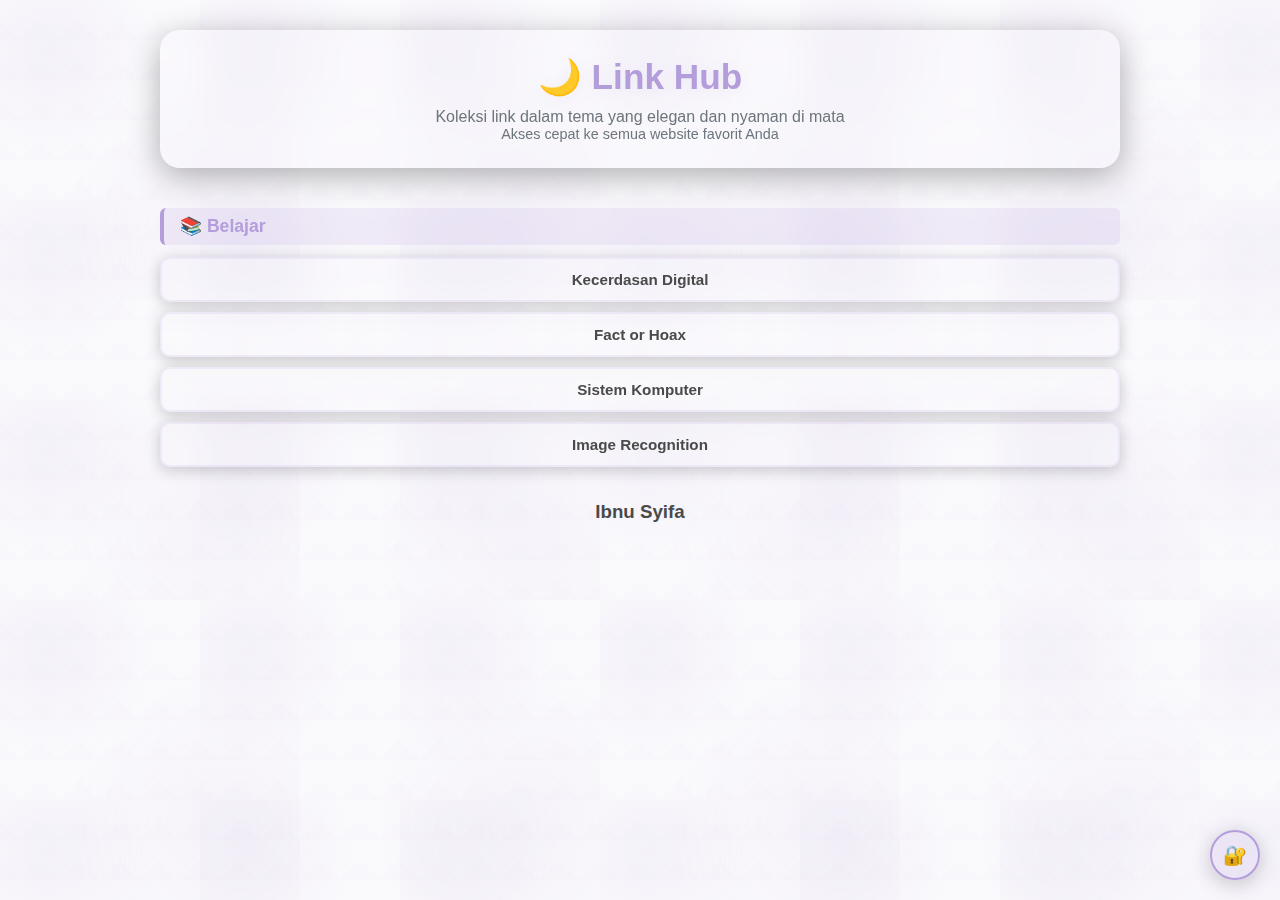
<file: microsite.html>
<!DOCTYPE html>
<html lang="id">
<head>
    <meta charset="UTF-8">
    <meta name="viewport" content="width=device-width, initial-scale=1.0">
    <title>Link Hub - Halaman Utama</title>
    <style>
        body {
            box-sizing: border-box;
            margin: 0;
            padding: 0;
            font-family: 'Segoe UI', Tahoma, Geneva, Verdana, sans-serif;
            min-height: 100vh;
            color: var(--theme-text);
        }

        .container {
            max-width: 75%;
            margin: 0 auto;
            padding: 30px 20px;
        }

        .header-section {
            text-align: center;
            margin-bottom: 40px;
            padding: 25px;
            background: rgba(255, 255, 255, 0.05);
            border-radius: 20px;
            backdrop-filter: blur(15px);
            border: 1px solid rgba(255, 255, 255, 0.1);
            box-shadow: 0 8px 32px rgba(0, 0, 0, 0.3);
        }

        .header-logo {
            max-width: 80px;
            max-height: 80px;
            width: auto;
            height: auto;
            margin-bottom: 15px;
        }

        .header-section h1 {
            margin: 0 0 10px 0;
            font-weight: 700;
            color: var(--theme-primary);
            text-shadow: 0 2px 15px var(--theme-primary-light);
        }

        .header-section h1.title-large {
            font-size: 2.2rem;
        }

        .header-section h1.title-medium {
            font-size: 1.8rem;
        }

        .header-section h1.title-small {
            font-size: 1.4rem;
        }

        .header-section p {
            margin: 0;
            color: #6c757d;
        }

        .header-section p.subtitle-large {
            font-size: 1.1rem;
        }

        .header-section p.subtitle-medium {
            font-size: 1rem;
        }

        .header-section p.subtitle-small {
            font-size: 0.9rem;
        }

        .header-section .description-large {
            font-size: 1rem;
        }

        .header-section .description-medium {
            font-size: 0.9rem;
        }

        .header-section .description-small {
            font-size: 0.8rem;
        }

        .links-container {
            display: flex;
            flex-direction: column;
            gap: 25px;
        }

        .category-section {
            margin-bottom: 15px;
        }

        .category-label {
            font-size: 1.1rem;
            font-weight: 700;
            color: var(--theme-primary);
            margin-bottom: 12px;
            padding: 8px 16px;
            background: var(--theme-primary-light);
            border-left: 4px solid var(--theme-primary);
            border-radius: 6px;
            backdrop-filter: blur(10px);
        }

        .category-links {
            display: flex;
            flex-direction: column;
            gap: 10px;
        }

        .link-button {
            display: block;
            padding: 12px 20px;
            background: rgba(255, 255, 255, 0.08);
            border: 2px solid var(--theme-primary-light);
            border-radius: 10px;
            color: var(--theme-text);
            text-decoration: none;
            font-size: 0.95rem;
            font-weight: 600;
            text-align: center;
            transition: all 0.3s ease;
            backdrop-filter: blur(10px);
            position: relative;
            overflow: hidden;
            box-shadow: 0 3px 15px rgba(0, 0, 0, 0.2);
        }

        .link-button:hover {
            transform: translateY(-2px);
            background: var(--theme-primary-light);
            border-color: var(--theme-primary);
            box-shadow: 0 8px 25px var(--theme-primary-light);
        }

        .link-button:active {
            transform: translateY(-1px);
        }

        .link-button::before {
            content: '';
            position: absolute;
            top: 0;
            left: -100%;
            width: 100%;
            height: 100%;
            background: linear-gradient(90deg, transparent, rgba(100, 181, 246, 0.2), transparent);
            transition: left 0.5s;
        }

        .link-button:hover::before {
            left: 100%;
        }

        .admin-link {
            position: fixed;
            bottom: 20px;
            right: 20px;
            background: var(--theme-primary-light);
            border: 2px solid var(--theme-primary);
            border-radius: 50%;
            padding: 12px;
            color: var(--theme-text);
            text-decoration: none;
            font-size: 1.2rem;
            font-weight: 600;
            transition: all 0.3s ease;
            backdrop-filter: blur(10px);
            box-shadow: 0 4px 20px rgba(0, 0, 0, 0.2);
            display: flex;
            align-items: center;
            justify-content: center;
            cursor: pointer;
            width: 50px;
            height: 50px;
        }

        .admin-link:hover {
            background: var(--theme-primary);
            border-color: var(--theme-primary-dark);
            transform: translateY(-2px);
        }

        /* Login Pop-up Styles */
        .login-overlay {
            position: fixed;
            top: 0;
            left: 0;
            width: 100%;
            height: 100%;
            background: rgba(0, 0, 0, 0.7);
            backdrop-filter: blur(5px);
            display: none;
            justify-content: center;
            align-items: center;
            z-index: 2000;
        }

        .login-popup {
            background: rgba(26, 26, 46, 0.95);
            border: 2px solid rgba(100, 181, 246, 0.3);
            border-radius: 15px;
            padding: 25px;
            width: 90%;
            max-width: 350px;
            backdrop-filter: blur(20px);
            box-shadow: 0 10px 40px rgba(0, 0, 0, 0.5);
        }

        .login-header {
            display: flex;
            justify-content: space-between;
            align-items: center;
            margin-bottom: 20px;
        }

        .login-header h3 {
            margin: 0;
            color: #64b5f6;
        }

        .close-btn {
            background: none;
            border: none;
            color: var(--theme-text);
            font-size: 1.5rem;
            cursor: pointer;
            padding: 5px;
            border-radius: 50%;
            transition: all 0.3s ease;
        }

        .close-btn:hover {
            background: rgba(244, 67, 54, 0.2);
            color: #f44336;
        }

        .form-group {
            margin-bottom: 15px;
        }

        .form-group label {
            display: block;
            margin-bottom: 5px;
            font-weight: 600;
            color: #e0e0e0;
            font-size: 0.9rem;
        }

        .form-group input, .form-group select {
            width: 100%;
            padding: 10px 12px;
            border: 2px solid var(--theme-primary-light);
            border-radius: 8px;
            background: rgba(255, 255, 255, 0.05);
            color: var(--theme-text);
            font-size: 0.95rem;
            backdrop-filter: blur(10px);
            box-sizing: border-box;
        }

        .form-group input:focus, .form-group select:focus {
            outline: none;
            border-color: var(--theme-primary);
            background: var(--theme-primary-light);
        }

        .form-group select option {
            background: var(--theme-bg-start);
            color: #2c3e50;
            padding: 8px;
        }

        .login-btn, .btn-primary, .btn-secondary, .btn-danger {
            padding: 10px 20px;
            border: 2px solid;
            border-radius: 8px;
            font-size: 0.95rem;
            font-weight: 600;
            cursor: pointer;
            transition: all 0.3s ease;
            backdrop-filter: blur(10px);
        }

        .login-btn, .btn-primary {
            background: var(--theme-primary-light);
            border-color: var(--theme-primary);
            color: var(--theme-text);
            width: 100%;
        }

        .login-btn:hover, .btn-primary:hover {
            background: var(--theme-primary);
            border-color: var(--theme-primary-dark);
            color: white;
        }

        .btn-secondary {
            background: rgba(158, 158, 158, 0.2);
            border-color: rgba(158, 158, 158, 0.5);
            color: var(--theme-text);
        }

        .btn-secondary:hover {
            background: rgba(158, 158, 158, 0.3);
            border-color: rgba(158, 158, 158, 0.8);
        }

        .btn-danger {
            background: rgba(244, 67, 54, 0.2);
            border-color: rgba(244, 67, 54, 0.5);
            color: var(--theme-text);
        }

        .btn-danger:hover {
            background: rgba(244, 67, 54, 0.3);
            border-color: rgba(244, 67, 54, 0.8);
            color: white;
        }

        .error-message {
            color: #f44336;
            font-size: 0.9rem;
            margin-top: 10px;
            text-align: center;
        }

        .success-message {
            color: #4caf50;
            font-size: 0.9rem;
            margin-top: 10px;
            text-align: center;
        }

        /* Theme Variables */
        :root {
            --theme-primary: #7986cb;
            --theme-primary-dark: #5c6bc0;
            --theme-primary-light: rgba(121, 134, 203, 0.15);
            --theme-text: #2c3e50;
        }

        .theme-lavender {
            --theme-primary: #b39ddb;
            --theme-primary-dark: #9575cd;
            --theme-primary-light: rgba(179, 157, 219, 0.15);
            --theme-text: #4a4a4a;
            background: #faf9fc;
            background-image: 
                radial-gradient(circle at 25% 25%, rgba(179, 157, 219, 0.08) 0%, transparent 50%),
                radial-gradient(circle at 75% 75%, rgba(179, 157, 219, 0.06) 0%, transparent 50%),
                linear-gradient(45deg, rgba(179, 157, 219, 0.02) 25%, transparent 25%),
                linear-gradient(-45deg, rgba(179, 157, 219, 0.02) 25%, transparent 25%);
            background-size: 200px 200px, 300px 300px, 40px 40px, 40px 40px;
        }

        .theme-sage {
            --theme-primary: #a5d6a7;
            --theme-primary-dark: #81c784;
            --theme-primary-light: rgba(165, 214, 167, 0.15);
            --theme-text: #2e7d32;
            background: #f8fdf8;
            background-image: 
                repeating-linear-gradient(45deg, rgba(165, 214, 167, 0.04) 0px, rgba(165, 214, 167, 0.04) 2px, transparent 2px, transparent 12px),
                repeating-linear-gradient(-45deg, rgba(165, 214, 167, 0.02) 0px, rgba(165, 214, 167, 0.02) 2px, transparent 2px, transparent 12px),
                radial-gradient(circle at 30% 70%, rgba(165, 214, 167, 0.06) 0%, transparent 60%);
            background-size: 20px 20px, 20px 20px, 400px 400px;
        }

        .theme-peach {
            --theme-primary: #ffab91;
            --theme-primary-dark: #ff8a65;
            --theme-primary-light: rgba(255, 171, 145, 0.15);
            --theme-text: #d84315;
            background: #fff8f5;
            background-image: 
                radial-gradient(circle at 20% 80%, rgba(255, 171, 145, 0.08) 0%, transparent 50%),
                radial-gradient(circle at 80% 20%, rgba(255, 171, 145, 0.06) 0%, transparent 50%),
                radial-gradient(circle at 40% 40%, rgba(255, 171, 145, 0.04) 0%, transparent 50%),
                linear-gradient(30deg, rgba(255, 171, 145, 0.02) 12%, transparent 12.5%, transparent 87%, rgba(255, 171, 145, 0.02) 87.5%);
            background-size: 250px 250px, 180px 180px, 120px 120px, 60px 60px;
        }

        .theme-dusty-blue {
            --theme-primary: #90a4ae;
            --theme-primary-dark: #78909c;
            --theme-primary-light: rgba(144, 164, 174, 0.15);
            --theme-text: #37474f;
            background: #f5f7f8;
            background-image: 
                linear-gradient(90deg, rgba(144, 164, 174, 0.04) 50%, transparent 50%),
                linear-gradient(rgba(144, 164, 174, 0.02) 50%, transparent 50%),
                radial-gradient(circle at 25% 25%, rgba(144, 164, 174, 0.06) 0%, transparent 40%);
            background-size: 30px 30px, 30px 30px, 200px 200px;
        }

        .theme-soft-pink {
            --theme-primary: #f48fb1;
            --theme-primary-dark: #ec407a;
            --theme-primary-light: rgba(244, 143, 177, 0.15);
            --theme-text: #ad1457;
            background: #fdf2f8;
            background-image: 
                radial-gradient(circle at 50% 50%, rgba(244, 143, 177, 0.06) 0%, transparent 70%),
                repeating-conic-gradient(from 0deg at 50% 50%, rgba(244, 143, 177, 0.02) 0deg, rgba(244, 143, 177, 0.02) 60deg, transparent 60deg, transparent 120deg),
                linear-gradient(135deg, rgba(244, 143, 177, 0.02) 25%, transparent 25%, transparent 75%, rgba(244, 143, 177, 0.02) 75%);
            background-size: 300px 300px, 80px 80px, 50px 50px;
        }

        .theme-mint {
            --theme-primary: #80cbc4;
            --theme-primary-dark: #4db6ac;
            --theme-primary-light: rgba(128, 203, 196, 0.15);
            --theme-text: #00695c;
            background: #f0fffe;
            background-image: 
                repeating-linear-gradient(60deg, rgba(128, 203, 196, 0.03) 0px, rgba(128, 203, 196, 0.03) 1px, transparent 1px, transparent 21px),
                repeating-linear-gradient(120deg, rgba(128, 203, 196, 0.03) 0px, rgba(128, 203, 196, 0.03) 1px, transparent 1px, transparent 21px),
                repeating-linear-gradient(180deg, rgba(128, 203, 196, 0.03) 0px, rgba(128, 203, 196, 0.03) 1px, transparent 1px, transparent 21px);
            background-size: 42px 42px, 42px 42px, 42px 42px;
        }

        /* Admin Panel Styles */
        .admin-panel {
            position: fixed;
            top: 0;
            left: 0;
            width: 100%;
            height: 100%;
            background: rgba(0, 0, 0, 0.8);
            backdrop-filter: blur(5px);
            display: none;
            z-index: 1500;
            overflow-y: auto;
            color: #ffffff;
        }

        .admin-header {
            background: rgba(26, 26, 46, 0.95);
            border-bottom: 2px solid rgba(100, 181, 246, 0.3);
            padding: 20px;
            display: flex;
            justify-content: space-between;
            align-items: center;
            position: sticky;
            top: 0;
            z-index: 1600;
        }

        .admin-header h2 {
            margin: 0;
            color: #ffffff;
        }

        .admin-content {
            padding: 20px;
            display: grid;
            grid-template-columns: 1fr 400px;
            gap: 20px;
            max-width: 1400px;
            margin: 0 auto;
        }

        .admin-main {
            display: flex;
            flex-direction: column;
            gap: 20px;
        }

        .admin-preview {
            position: sticky;
            top: 80px;
            height: calc(100vh - 160px);
            background: rgba(255, 255, 255, 0.05);
            border-radius: 15px;
            border: 1px solid rgba(255, 255, 255, 0.1);
            overflow: hidden;
            display: flex;
            flex-direction: column;
        }

        .preview-header {
            padding: 15px 20px;
            background: var(--theme-primary-light);
            border-bottom: 1px solid rgba(255, 255, 255, 0.1);
            color: var(--theme-primary);
            font-weight: 600;
            font-size: 0.9rem;
        }

        .preview-content {
            flex: 1;
            overflow-y: auto;
            padding: 20px;
            background: linear-gradient(180deg, var(--theme-bg-start) 0%, var(--theme-bg-mid) 50%, var(--theme-bg-end) 100%);
        }

        .preview-container {
            max-width: 350px;
            margin: 0 auto;
        }

        .preview-header-section {
            text-align: center;
            margin-bottom: 30px;
            padding: 20px;
            background: rgba(255, 255, 255, 0.05);
            border-radius: 15px;
            backdrop-filter: blur(15px);
            border: 1px solid rgba(255, 255, 255, 0.1);
        }

        .preview-header-logo {
            max-width: 50px;
            max-height: 50px;
            width: auto;
            height: auto;
            margin-bottom: 10px;
        }

        .preview-header-section h1 {
            margin: 0 0 8px 0;
            font-weight: 700;
            color: var(--theme-primary);
        }

        .preview-header-section h1.preview-title-large {
            font-size: 1.5rem;
        }

        .preview-header-section h1.preview-title-medium {
            font-size: 1.2rem;
        }

        .preview-header-section h1.preview-title-small {
            font-size: 1rem;
        }

        .preview-header-section p {
            margin: 0;
            color: #6c757d;
        }

        .preview-header-section p.preview-subtitle-large {
            font-size: 0.9rem;
        }

        .preview-header-section p.preview-subtitle-medium {
            font-size: 0.8rem;
        }

        .preview-header-section p.preview-subtitle-small {
            font-size: 0.7rem;
        }

        .preview-header-section .preview-description-large {
            font-size: 0.8rem;
        }

        .preview-header-section .preview-description-medium {
            font-size: 0.7rem;
        }

        .preview-header-section .preview-description-small {
            font-size: 0.6rem;
        }

        .preview-links-container {
            display: flex;
            flex-direction: column;
            gap: 20px;
        }

        .preview-category-section {
            margin-bottom: 12px;
        }

        .preview-category-label {
            font-size: 0.9rem;
            font-weight: 700;
            color: var(--theme-primary);
            align-items: center;
            margin-bottom: 8px;
            padding: 6px 12px;
            background: var(--theme-primary-light);
            border-left: 3px solid var(--theme-primary);
            border-radius: 4px;
        }

        .preview-category-links {
            display: flex;
            flex-direction: column;
            gap: 6px;
        }

        .preview-link-button {
            display: block;
            padding: 8px 15px;
            background: rgba(255, 255, 255, 0.08);
            border: 2px solid var(--theme-primary-light);
            border-radius: 8px;
            color: var(--theme-text);
            text-decoration: none;
            font-size: 0.8rem;
            font-weight: 600;
            text-align: center;
            transition: all 0.3s ease;
            cursor: pointer;
        }

        .preview-link-button:hover {
            background: var(--theme-primary-light);
            border-color: var(--theme-primary);
        }

        .admin-section {
            background: rgba(255, 255, 255, 0.05);
            border-radius: 15px;
            padding: 20px;
            margin-bottom: 20px;
            border: 1px solid rgba(255, 255, 255, 0.1);
        }

        .admin-section h3 {
            margin: 0 0 15px 0;
            color: #ffffff;
        }

        .form-row {
            display: grid;
            grid-template-columns: 2fr 1fr;
            gap: 15px;
        }

        .form-buttons {
            display: flex;
            gap: 10px;
            margin-top: 15px;
        }

        .links-grid {
            display: flex;
            flex-direction: column;
            gap: 12px;
            margin-top: 15px;
        }

        .link-card {
            background: rgba(255, 255, 255, 0.08);
            border: 2px solid var(--theme-primary-light);
            border-radius: 10px;
            padding: 16px;
            transition: all 0.3s ease;
            display: flex;
            align-items: center;
            justify-content: space-between;
            gap: 15px;
        }

        .link-card:hover {
            border-color: var(--theme-primary);
            background: var(--theme-primary-light);
            transform: translateX(4px);
        }

        .link-card.dragging {
            opacity: 0.5;
            transform: rotate(5deg);
            z-index: 1000;
        }

        .link-card.drag-over {
            border-color: var(--theme-primary);
            background: var(--theme-primary-light);
            transform: translateY(-2px);
        }

        .link-card-info {
            flex: 1;
            min-width: 0;
        }

        .link-card-header {
            display: flex;
            align-items: center;
            gap: 12px;
            margin-bottom: 6px;
        }

        .link-card-title {
            font-weight: 600;
            color: #ffffff;
            margin: 0;
            font-size: 1rem;
        }

        .link-card-category {
            background: var(--theme-primary-light);
            color: var(--theme-primary);
            padding: 3px 10px;
            border-radius: 12px;
            font-size: 0.75rem;
            font-weight: 500;
            white-space: nowrap;
        }

        .link-card-url {
            color: var(--theme-primary);
            text-decoration: none;
            font-size: 0.85rem;
            opacity: 0.8;
            display: block;
            overflow: hidden;
            text-overflow: ellipsis;
            white-space: nowrap;
        }

        .link-card-url:hover {
            opacity: 1;
            text-decoration: underline;
        }

        .link-card-actions {
            display: flex;
            gap: 8px;
            flex-shrink: 0;
        }

        .link-card-actions button {
            padding: 8px 14px;
            font-size: 0.8rem;
            min-width: 60px;
        }

        .admin-footer {
            background: rgba(26, 26, 46, 0.95);
            border-top: 2px solid rgba(100, 181, 246, 0.3);
            padding: 15px;
            text-align: center;
            position: sticky;
            bottom: 0;
        }

        @media (max-width: 1200px) {
            .admin-content {
                grid-template-columns: 1fr;
                max-width: 800px;
            }
            
            .admin-preview {
                display: none;
            }
        }

        @media (max-width: 768px) {
            .container {
                padding: 20px 15px;
            }
            
            .header-section h1 {
                font-size: 1.8rem;
            }
            
            .link-button {
                padding: 10px 16px;
                font-size: 0.9rem;
            }

            .admin-link {
                bottom: 15px;
                right: 15px;
                font-size: 0.8rem;
                padding: 8px 12px;
            }
        }
    </style>
</head>
<body>
    <div class="container">
        <!-- Header Section -->
        <div class="header-section" id="headerSection">
            <!-- Header content will be loaded dynamically -->
        </div>

        <!-- Links Container -->
        <div class="links-container" id="linksContainer">
            <!-- Links akan dimuat dari localStorage -->
        </div>
        <H3 align="center"> Ibnu Syifa </H3>
    </div>

    <!-- Admin Link -->
    <button class="admin-link" id="adminBtn" title="Login Admin">
        🔐
    </button>

    <!-- Login Pop-up -->
    <div class="login-overlay" id="loginOverlay">
        <div class="login-popup">
            <div class="login-header">
                <h3>🔐 Admin Login</h3>
                <button class="close-btn" id="closeLogin">×</button>
            </div>
            <form id="loginForm">
                <div class="form-group">
                    <label for="username">Username:</label>
                    <input type="text" id="username" required>
                </div>
                <div class="form-group">
                    <label for="password">Password:</label>
                    <input type="password" id="password" required>
                </div>
                <button type="submit" class="login-btn">Login</button>
                <div id="loginError" class="error-message"></div>
            </form>
        </div>
    </div>

    <!-- Admin Panel -->
    <div class="admin-panel" id="adminPanel">
        <div class="admin-header">
            <h2>⚙️ Admin Panel</h2>
            <button class="close-btn" id="closeAdmin">×</button>
        </div>
        
        <div class="admin-content">
            <div class="admin-main">
                <!-- Theme Selection -->
                <div class="admin-section">
                    <h3>🎨 Pilih Tema</h3>
                    <form id="themeForm">
                        <div class="form-group">
                            <label for="themeSelect">Tema Warna:</label>
                            <select id="themeSelect">
                                <option value="lavender">💜 Lavender (Default)</option>
                                <option value="sage">🌿 Sage Green</option>
                                <option value="peach">🍑 Soft Peach</option>
                                <option value="dusty-blue">🌫️ Dusty Blue</option>
                                <option value="soft-pink">🌸 Soft Pink</option>
                                <option value="mint">🌱 Mint</option>
                            </select>
                        </div>
                        <div class="form-buttons">
                            <button type="submit" class="btn-primary">Terapkan Tema</button>
                        </div>
                        <div id="themeMessage"></div>
                    </form>
                </div>

                <!-- Header Customization -->
                <div class="admin-section">
                    <h3>📝 Kustomisasi Header</h3>
                    <form id="headerForm">
                        <div class="form-group">
                            <label for="headerLogo">Logo (PNG):</label>
                            <input type="file" id="headerLogo" accept=".png,image/png">
                            <small style="color: #b0bec5; font-size: 0.8rem;">Upload logo PNG untuk ditampilkan di atas judul</small>
                        </div>
                        <div class="form-row">
                            <div class="form-group">
                                <label for="headerTitle">Judul Utama:</label>
                                <input type="text" id="headerTitle" value="Link Hub" required>
                            </div>
                            <div class="form-group">
                                <label for="titleSize">Ukuran Judul:</label>
                                <select id="titleSize">
                                    <option value="large">Besar</option>
                                    <option value="medium">Sedang</option>
                                    <option value="small">Kecil</option>
                                </select>
                            </div>
                        </div>
                        <div class="form-row">
                            <div class="form-group">
                                <label for="headerSubtitle">Sub Judul:</label>
                                <input type="text" id="headerSubtitle" value="Koleksi link pembelajaran Informatika" required>
                            </div>
                            <div class="form-group">
                                <label for="subtitleSize">Ukuran Sub Judul:</label>
                                <select id="subtitleSize">
                                    <option value="large">Besar</option>
                                    <option value="medium" selected>Sedang</option>
                                    <option value="small">Kecil</option>
                                </select>
                            </div>
                        </div>
                        <div class="form-row">
                            <div class="form-group">
                                <label for="headerDescription">Deskripsi:</label>
                                <input type="text" id="headerDescription" value="oleh Ibnu Syifa">
                            </div>
                            <div class="form-group">
                                <label for="descriptionSize">Ukuran Deskripsi:</label>
                                <select id="descriptionSize">
                                    <option value="large">Besar</option>
                                    <option value="medium" selected>Sedang</option>
                                    <option value="small">Kecil</option>
                                </select>
                            </div>
                        </div>
                        <div class="form-buttons">
                            <button type="submit" class="btn-primary">Update Header</button>
                            <button type="button" class="btn-secondary" id="resetHeaderBtn">Reset Default</button>
                        </div>
                        <div id="headerMessage"></div>
                    </form>
                    
                    <div id="currentLogo" style="margin-top: 15px; text-align: center;">
                        <!-- Current logo will be displayed here -->
                    </div>
                </div>

                <!-- Category Management -->
                <div class="admin-section">
                    <h3>🏷️ Kelola Kategori</h3>
                    <form id="categoryForm">
                        <div class="form-row">
                            <div class="form-group">
                                <label for="categoryName">Nama Kategori:</label>
                                <input type="text" id="categoryName" required>
                            </div>
                            <div class="form-group">
                                <label for="categoryIcon">Icon:</label>
                                <select id="categoryIcon">
                                    <option value="">Tanpa Icon</option>
                                    <option value="🔍">🔍 Pencarian</option>
                                    <option value="📱">📱 Media Sosial</option>
                                    <option value="💼">💼 Produktivitas</option>
                                    <option value="🎮">🎮 Hiburan</option>
                                    <option value="📚">📚 Belajar</option>
                                    <option value="🛒">🛒 Belanja</option>
                                    <option value="🏥">🏥 Kesehatan</option>
                                    <option value="🍔">🍔 Makanan</option>
                                    <option value="✈️">✈️ Travel</option>
                                    <option value="💰">💰 Keuangan</option>
                                    <option value="🎵">🎵 Musik</option>
                                    <option value="📺">📺 Video</option>
                                    <option value="🏠">🏠 Rumah</option>
                                    <option value="🚗">🚗 Transportasi</option>
                                    <option value="⚽">⚽ Olahraga</option>
                                    <option value="📰">📰 Berita</option>
                                    <option value="🎨">🎨 Desain</option>
                                    <option value="💻">💻 Teknologi</option>
                                    <option value="📧">📧 Email</option>
                                    <option value="☁️">☁️ Cloud</option>
                                    <option value="📌">📌 Lainnya</option>
                                </select>
                            </div>
                        </div>
                        <div class="form-buttons">
                            <button type="submit" class="btn-primary">Tambah Kategori</button>
                        </div>
                        <div id="categoryMessage"></div>
                    </form>
                    
                    <div class="links-grid" id="categoriesGrid" style="margin-top: 20px;">
                        <!-- Categories akan dimuat di sini -->
                    </div>
                </div>

                <!-- Add Link Form -->
                <div class="admin-section">
                    <h3 id="formTitle">➕ Tambah Link Baru</h3>
                    <form id="linkForm">
                        <input type="hidden" id="editId">
                        <div class="form-group">
                            <label for="linkTitle">Judul:</label>
                            <input type="text" id="linkTitle" required>
                        </div>
                        <div class="form-group">
                            <label for="linkUrl">URL:</label>
                            <input type="url" id="linkUrl" required>
                        </div>
                        <div class="form-group">
                            <label for="linkCategory">Kategori:</label>
                            <select id="linkCategory">
                                <!-- Categories akan dimuat dari localStorage -->
                            </select>
                        </div>
                        <div class="form-group">
                            <label for="linkVisible">Status:</label>
                            <select id="linkVisible">
                                <option value="true">👁️ Tampilkan Link</option>
                                <option value="false">🙈 Sembunyikan Link</option>
                            </select>
                        </div>
                        <div class="form-buttons">
                            <button type="submit" class="btn-primary" id="submitBtn">Tambah Link</button>
                            <button type="button" class="btn-secondary" id="cancelBtn" style="display: none;">Batal</button>
                        </div>
                        <div id="formMessage"></div>
                    </form>
                </div>

                <!-- Links Management -->
                <div class="admin-section">
                    <h3>📋 Kelola Link</h3>
                    <div class="links-grid" id="linksGrid">
                        <!-- Links akan dimuat di sini -->
                    </div>
                </div>
            </div>

            <!-- Preview Panel -->
            <div class="admin-preview">
                <div class="preview-header">
                    📱 Preview Halaman Beranda
                </div>
                <div class="preview-content">
                    <div class="preview-container">
                        <div class="preview-header-section" id="previewHeaderSection">
                            <!-- Preview header content will be loaded dynamically -->
                        </div>
                        <div class="preview-links-container" id="previewLinksContainer">
                            <!-- Preview links akan dimuat di sini -->
                        </div>
                    </div>
                </div>
            </div>
        </div>
        
        <div class="admin-footer">
            <button class="btn-danger" id="logoutBtn">Logout</button>
        </div>
    </div>

    <script>
        // Efek partikel sederhana untuk background
        function createParticle() {
            const particle = document.createElement('div');
            particle.style.cssText = `
                position: fixed;
                width: 2px;
                height: 2px;
                background: rgba(100, 181, 246, 0.3);
                border-radius: 50%;
                pointer-events: none;
                z-index: -1;
                left: ${Math.random() * 100}vw;
                top: 100vh;
                animation: float 8s linear infinite;
            `;
            
            document.body.appendChild(particle);
            
            setTimeout(() => {
                particle.remove();
            }, 8000);
        }

        // Tambahkan CSS untuk animasi partikel
        const style = document.createElement('style');
        style.textContent = `
            @keyframes float {
                to {
                    transform: translateY(-100vh) rotate(360deg);
                    opacity: 0;
                }
            }
        `;
        document.head.appendChild(style);

        // Buat partikel secara berkala
        setInterval(createParticle, 3000);

        // Initialize categories
        function initializeCategories() {
            const savedCategories = localStorage.getItem('linkHubCategories');
            if (!savedCategories) {
                const defaultCategories = [
                    { name: 'Pencarian', icon: '🔍' },
                    { name: 'Media Sosial', icon: '📱' },
                    { name: 'Produktivitas', icon: '💼' },
                    { name: 'Hiburan', icon: '🎮' },
                    { name: 'Belajar', icon: '📚' },
                    { name: 'Lainnya', icon: '📌' }
                ];
                localStorage.setItem('linkHubCategories', JSON.stringify(defaultCategories));
            }
        }

        // Initialize header settings
        function initializeHeader() {
            const savedHeader = localStorage.getItem('linkHubHeader');
            if (!savedHeader) {
                const defaultHeader = {
                    title: '🌙 Link Hub',
                    subtitle: 'Koleksi link dalam tema yang elegan dan nyaman di mata',
                    description: 'Akses cepat ke semua website favorit Anda',
                    titleSize: 'large',
                    subtitleSize: 'medium',
                    descriptionSize: 'medium',
                    logo: null
                };
                localStorage.setItem('linkHubHeader', JSON.stringify(defaultHeader));
            }
        }

        // Load header settings
        function loadHeaderSettings() {
            const savedHeader = localStorage.getItem('linkHubHeader');
            return savedHeader ? JSON.parse(savedHeader) : {
                title: '🌙 Link Hub',
                subtitle: 'Koleksi link dalam tema yang elegan dan nyaman di mata',
                description: 'Akses cepat ke semua website favorit Anda',
                titleSize: 'large',
                subtitleSize: 'medium',
                descriptionSize: 'medium',
                logo: null
            };
        }

        // Load categories
        function loadCategories() {
            const savedCategories = localStorage.getItem('linkHubCategories');
            return savedCategories ? JSON.parse(savedCategories) : [];
        }

        // Load links dari localStorage
        function loadLinks() {
            const savedLinks = localStorage.getItem('linkHubData');
            let linksData = [];

            if (savedLinks) {
                linksData = JSON.parse(savedLinks);
            } else {
                // Data default jika belum ada
                linksData = [
                    { id: 1, title: 'Kecerdasan Digital', url: 'https://ibnusyifa.github.io/MPI/KecerdasanDigital.html', category: 'Belajar', visible: true },
                    { id: 2, title: 'Fact or Hoax', url: 'https://ibnusyifa.github.io/MPI/FactOrHoax.html', category: 'Belajar', visible: true },
                    { id: 3, title: 'Sistem Komputer', url: 'https://ibnusyifa.github.io/MPI/SistemKomputer.html', category: 'Belajar', visible: true },
                    { id: 4, title: 'Image Recognition', url: 'https://ibnusyifa.github.io/MPI/ai_image_recognition.html', category: 'Belajar', visible: true },
                ];
                localStorage.setItem('linkHubData', JSON.stringify(linksData));
            }

            displayLinks(linksData);
        }

        function displayLinks(linksData) {
            const container = document.getElementById('linksContainer');
            container.innerHTML = '';
            const categories = loadCategories();

            // Filter hanya link yang visible dan kelompokkan berdasarkan kategori
            const categoryGroups = {};
            linksData.forEach(link => {
                // Hanya tampilkan link yang visible (default true untuk backward compatibility)
                if (link.visible !== false) {
                    if (!categoryGroups[link.category]) {
                        categoryGroups[link.category] = [];
                    }
                    categoryGroups[link.category].push(link);
                }
            });

            // Tampilkan setiap kategori
            Object.keys(categoryGroups).forEach(categoryName => {
                const categorySection = document.createElement('div');
                categorySection.className = 'category-section';

                const categoryLabel = document.createElement('div');
                categoryLabel.className = 'category-label';
                
                const categoryInfo = categories.find(cat => cat.name === categoryName);
                const icon = categoryInfo && categoryInfo.icon ? categoryInfo.icon + ' ' : '';
                categoryLabel.textContent = `${icon}${categoryName}`;

                const categoryLinks = document.createElement('div');
                categoryLinks.className = 'category-links';

                categoryGroups[categoryName].forEach(link => {
                    const linkElement = document.createElement('a');
                    linkElement.href = link.url;
                    linkElement.target = '_blank';
                    linkElement.rel = 'noopener noreferrer';
                    linkElement.className = 'link-button';
                    linkElement.textContent = link.title;
                    categoryLinks.appendChild(linkElement);
                });

                categorySection.appendChild(categoryLabel);
                categorySection.appendChild(categoryLinks);
                container.appendChild(categorySection);
            });
        }

        // Load categories into select dropdown
        function loadCategorySelect() {
            const categories = loadCategories();
            const select = document.getElementById('linkCategory');
            select.innerHTML = '';
            
            categories.forEach(category => {
                const option = document.createElement('option');
                option.value = category.name;
                const icon = category.icon ? category.icon + ' ' : '';
                option.textContent = `${icon}${category.name}`;
                select.appendChild(option);
            });
        }

        // Load categories for admin management
        function loadAdminCategories() {
            const categories = loadCategories();
            const grid = document.getElementById('categoriesGrid');
            grid.innerHTML = '';
            
            categories.forEach(category => {
                const card = document.createElement('div');
                card.className = 'link-card';
                const icon = category.icon ? category.icon + ' ' : '';
                card.innerHTML = `
                    <div class="link-card-header">
                        <h4 class="link-card-title">${icon}${category.name}</h4>
                    </div>
                    <div class="link-card-actions">
                        <button class="btn-danger" onclick="deleteCategory('${category.name}')">Hapus</button>
                    </div>
                `;
                grid.appendChild(card);
            });
        }

        // Display header function
        function displayHeader() {
            const headerSettings = loadHeaderSettings();
            const headerSection = document.getElementById('headerSection');
            
            let headerHTML = '';
            
            // Add logo if exists
            if (headerSettings.logo) {
                headerHTML += `<img src="${headerSettings.logo}" alt="Logo" class="header-logo">`;
            }
            
            // Add title with size class
            headerHTML += `<h1 class="title-${headerSettings.titleSize}">${headerSettings.title}</h1>`;
            
            // Add subtitle with size class
            headerHTML += `<p class="subtitle-${headerSettings.subtitleSize}">${headerSettings.subtitle}</p>`;
            
            // Add description with size class if exists
            if (headerSettings.description) {
                headerHTML += `<p class="description-${headerSettings.descriptionSize || 'medium'}">${headerSettings.description}</p>`;
            }
            
            headerSection.innerHTML = headerHTML;
        }

        // Display preview header function
        function displayPreviewHeader() {
            const headerSettings = loadHeaderSettings();
            const previewHeaderSection = document.getElementById('previewHeaderSection');
            
            let headerHTML = '';
            
            // Add logo if exists
            if (headerSettings.logo) {
                headerHTML += `<img src="${headerSettings.logo}" alt="Logo" class="preview-header-logo">`;
            }
            
            // Add title with size class
            headerHTML += `<h1 class="preview-title-${headerSettings.titleSize}">${headerSettings.title}</h1>`;
            
            // Add subtitle with size class
            headerHTML += `<p class="preview-subtitle-${headerSettings.subtitleSize}">${headerSettings.subtitle}</p>`;
            
            // Add description with size class if exists
            if (headerSettings.description) {
                headerHTML += `<p class="preview-description-${headerSettings.descriptionSize || 'medium'}">${headerSettings.description}</p>`;
            }
            
            previewHeaderSection.innerHTML = headerHTML;
        }

        // Load header form data
        function loadHeaderForm() {
            const headerSettings = loadHeaderSettings();
            
            document.getElementById('headerTitle').value = headerSettings.title;
            document.getElementById('headerSubtitle').value = headerSettings.subtitle;
            document.getElementById('headerDescription').value = headerSettings.description || '';
            document.getElementById('titleSize').value = headerSettings.titleSize;
            document.getElementById('subtitleSize').value = headerSettings.subtitleSize;
            document.getElementById('descriptionSize').value = headerSettings.descriptionSize || 'medium';
            
            // Display current logo if exists
            const currentLogoDiv = document.getElementById('currentLogo');
            if (headerSettings.logo) {
                currentLogoDiv.innerHTML = `
                    <div style="margin-bottom: 10px;">
                        <strong style="color: #64b5f6;">Logo Saat Ini:</strong>
                    </div>
                    <img src="${headerSettings.logo}" alt="Current Logo" style="max-width: 100px; max-height: 100px;">
                    <div style="margin-top: 10px;">
                        <button type="button" class="btn-danger" onclick="removeLogo()">Hapus Logo</button>
                    </div>
                `;
            } else {
                currentLogoDiv.innerHTML = '<p style="color: #b0bec5; font-size: 0.9rem;">Belum ada logo yang diupload</p>';
            }
        }

        // Initialize theme
        function initializeTheme() {
            const savedTheme = localStorage.getItem('linkHubTheme');
            const theme = savedTheme || 'lavender';
            applyTheme(theme);
        }

        // Apply theme
        function applyTheme(theme) {
            document.body.className = `theme-${theme}`;
            localStorage.setItem('linkHubTheme', theme);
        }

        // Load theme form
        function loadThemeForm() {
            const savedTheme = localStorage.getItem('linkHubTheme') || 'lavender';
            document.getElementById('themeSelect').value = savedTheme;
        }

        // Initialize on page load
        initializeCategories();
        initializeHeader();
        initializeTheme();
        loadLinks();
        displayHeader();

        // GANTI USERNAME DAN PASSWORD DI SINI
        const validUsername = 'admin';
        const validPassword = 'mandalawangi';

        let currentEditId = null;

        // Admin button click
        document.getElementById('adminBtn').addEventListener('click', function() {
            document.getElementById('loginOverlay').style.display = 'flex';
            // Auto focus on username field
            setTimeout(() => {
                document.getElementById('username').focus();
            }, 100);
        });

        // Close login popup
        document.getElementById('closeLogin').addEventListener('click', function() {
            document.getElementById('loginOverlay').style.display = 'none';
            document.getElementById('loginError').textContent = '';
        });

        // Close admin panel
        document.getElementById('closeAdmin').addEventListener('click', function() {
            document.getElementById('adminPanel').style.display = 'none';
        });

        // Login form
        document.getElementById('loginForm').addEventListener('submit', function(e) {
            e.preventDefault();
            
            const username = document.getElementById('username').value;
            const password = document.getElementById('password').value;
            
            if (username === validUsername && password === validPassword) {
                // Tutup login overlay
                document.getElementById('loginOverlay').style.display = 'none';
                
                // Tampilkan admin panel dengan semua konten
                const adminPanel = document.getElementById('adminPanel');
                const adminContent = document.querySelector('.admin-content');
                const adminHeader = document.querySelector('.admin-header');
                const adminFooter = document.querySelector('.admin-footer');
                
                // Set display untuk panel utama
                adminPanel.style.display = 'block';
                adminPanel.style.position = 'fixed';
                adminPanel.style.top = '0';
                adminPanel.style.left = '0';
                adminPanel.style.width = '100%';
                adminPanel.style.height = '100%';
                adminPanel.style.zIndex = '1500';
                adminPanel.style.overflowY = 'auto';
                
                // Pastikan semua bagian terlihat
                if (adminHeader) adminHeader.style.display = 'flex';
                if (adminContent) adminContent.style.display = 'block';
                if (adminFooter) adminFooter.style.display = 'block';
                
                // Load admin data
                loadCategorySelect();
                loadAdminCategories();
                loadAdminLinks();
                loadHeaderForm(); // Load header form
                loadThemeForm(); // Load theme form
                updatePreview(); // Initialize preview
                
                // Reset login form
                document.getElementById('username').value = '';
                document.getElementById('password').value = '';
                document.getElementById('loginError').textContent = '';
            } else {
                document.getElementById('loginError').textContent = 'Username atau password salah!';
            }
        });

        // Logout button
        document.getElementById('logoutBtn').addEventListener('click', function() {
            document.getElementById('adminPanel').style.display = 'none';
            resetForm();
        });

        // Header form submission
        document.getElementById('headerForm').addEventListener('submit', function(e) {
            e.preventDefault();
            
            const title = document.getElementById('headerTitle').value.trim();
            const subtitle = document.getElementById('headerSubtitle').value.trim();
            const description = document.getElementById('headerDescription').value.trim();
            const titleSize = document.getElementById('titleSize').value;
            const subtitleSize = document.getElementById('subtitleSize').value;
            const descriptionSize = document.getElementById('descriptionSize').value;
            const logoFile = document.getElementById('headerLogo').files[0];
            
            if (title && subtitle) {
                const headerSettings = loadHeaderSettings();
                
                // Function to save header settings
                function saveHeaderSettings(logoData = null) {
                    const newSettings = {
                        title: title,
                        subtitle: subtitle,
                        description: description,
                        titleSize: titleSize,
                        subtitleSize: subtitleSize,
                        descriptionSize: descriptionSize,
                        logo: logoData || headerSettings.logo
                    };
                    
                    localStorage.setItem('linkHubHeader', JSON.stringify(newSettings));
                    displayHeader(); // Update main page
                    displayPreviewHeader(); // Update preview
                    loadHeaderForm(); // Refresh form
                    showHeaderMessage('Header berhasil diperbarui!', 'success');
                }
                
                // Handle logo upload
                if (logoFile) {
                    if (logoFile.type === 'image/png') {
                        const reader = new FileReader();
                        reader.onload = function(e) {
                            saveHeaderSettings(e.target.result);
                        };
                        reader.readAsDataURL(logoFile);
                    } else {
                        showHeaderMessage('Hanya file PNG yang diizinkan!', 'error');
                        return;
                    }
                } else {
                    saveHeaderSettings();
                }
            }
        });

        // Reset header button
        document.getElementById('resetHeaderBtn').addEventListener('click', function() {
            if (confirm('Apakah Anda yakin ingin mereset header ke default?')) {
                const defaultHeader = {
                    title: '🌙 Link Hub',
                    subtitle: 'Koleksi link dalam tema yang elegan dan nyaman di mata',
                    description: 'Akses cepat ke semua website favorit Anda',
                    titleSize: 'large',
                    subtitleSize: 'medium',
                    descriptionSize: 'medium',
                    logo: null
                };
                
                localStorage.setItem('linkHubHeader', JSON.stringify(defaultHeader));
                displayHeader();
                displayPreviewHeader();
                loadHeaderForm();
                showHeaderMessage('Header berhasil direset ke default!', 'success');
            }
        });

        // Theme form submission
        document.getElementById('themeForm').addEventListener('submit', function(e) {
            e.preventDefault();
            
            const selectedTheme = document.getElementById('themeSelect').value;
            applyTheme(selectedTheme);
            showThemeMessage('Tema berhasil diterapkan!', 'success');
        });

        // Category form submission
        document.getElementById('categoryForm').addEventListener('submit', function(e) {
            e.preventDefault();
            
            const name = document.getElementById('categoryName').value.trim();
            const icon = document.getElementById('categoryIcon').value || '';
            
            if (name) {
                const categories = loadCategories();
                
                // Check if category already exists
                if (categories.find(cat => cat.name === name)) {
                    showCategoryMessage('Kategori sudah ada!', 'error');
                    return;
                }
                
                categories.push({ name, icon });
                localStorage.setItem('linkHubCategories', JSON.stringify(categories));
                
                loadCategorySelect();
                loadAdminCategories();
                updatePreview(); // Update preview
                showCategoryMessage('Kategori berhasil ditambahkan!', 'success');
                
                document.getElementById('categoryForm').reset();
            }
        });

        // Link form submission
        document.getElementById('linkForm').addEventListener('submit', function(e) {
            e.preventDefault();
            
            const title = document.getElementById('linkTitle').value.trim();
            const url = document.getElementById('linkUrl').value.trim();
            const category = document.getElementById('linkCategory').value;
            const visible = document.getElementById('linkVisible').value === 'true';
            const editId = document.getElementById('editId').value;
            
            if (title && url) {
                try {
                    new URL(url);
                } catch {
                    showMessage('URL tidak valid!', 'error');
                    return;
                }
                
                const savedLinks = localStorage.getItem('linkHubData');
                let linksData = savedLinks ? JSON.parse(savedLinks) : [];
                
                if (editId) {
                    // Edit existing link
                    const linkIndex = linksData.findIndex(link => link.id == editId);
                    if (linkIndex !== -1) {
                        linksData[linkIndex] = {
                            id: parseInt(editId),
                            title: title,
                            url: url,
                            category: category,
                            visible: visible
                        };
                        showMessage('Link berhasil diperbarui!', 'success');
                    }
                } else {
                    // Add new link
                    const newId = linksData.length > 0 ? Math.max(...linksData.map(l => l.id)) + 1 : 1;
                    linksData.push({
                        id: newId,
                        title: title,
                        url: url,
                        category: category,
                        visible: visible
                    });
                    showMessage('Link berhasil ditambahkan!', 'success');
                }
                
                localStorage.setItem('linkHubData', JSON.stringify(linksData));
                loadLinks(); // Refresh main page
                loadAdminLinks(); // Refresh admin view
                updatePreview(); // Update preview
                resetForm();
            }
        });

        // Cancel edit button
        document.getElementById('cancelBtn').addEventListener('click', function() {
            resetForm();
        });

        // Load links for admin panel
        function loadAdminLinks() {
            const savedLinks = localStorage.getItem('linkHubData');
            const linksData = savedLinks ? JSON.parse(savedLinks) : [];
            
            const grid = document.getElementById('linksGrid');
            grid.innerHTML = '';
            
            if (linksData.length === 0) {
                grid.innerHTML = '<p style="text-align: center; color: #6c757d;">Belum ada link yang ditambahkan.</p>';
                return;
            }
            
            linksData.forEach((link, index) => {
                const card = document.createElement('div');
                card.className = 'link-card';
                card.draggable = true;
                card.dataset.linkId = link.id;
                card.dataset.index = index;
                const visibilityIcon = link.visible !== false ? '👁️' : '🙈';
                const visibilityText = link.visible !== false ? 'Tampil' : 'Tersembunyi';
                const cardOpacity = link.visible !== false ? '1' : '0.6';
                
                card.style.opacity = cardOpacity;
                card.innerHTML = `
                    <div class="link-card-info">
                        <div class="link-card-header">
                            <h4 class="link-card-title">⋮⋮ ${link.title}</h4>
                            <span class="link-card-category">${link.category}</span>
                            <span class="link-card-category" style="background: ${link.visible !== false ? 'rgba(76, 175, 80, 0.2)' : 'rgba(158, 158, 158, 0.2)'}; color: ${link.visible !== false ? '#4caf50' : '#9e9e9e'};">${visibilityIcon} ${visibilityText}</span>
                        </div>
                        <a href="${link.url}" target="_blank" class="link-card-url" title="${link.url}">${link.url}</a>
                    </div>
                    <div class="link-card-actions">
                        <button class="btn-primary" onclick="editLink(${link.id})">Edit</button>
                        <button class="btn-danger" onclick="deleteLink(${link.id})">Hapus</button>
                    </div>
                `;
                
                // Add drag event listeners
                card.addEventListener('dragstart', handleDragStart);
                card.addEventListener('dragover', handleDragOver);
                card.addEventListener('drop', handleDrop);
                card.addEventListener('dragend', handleDragEnd);
                
                grid.appendChild(card);
            });
        }

        // Drag and drop functionality
        let draggedElement = null;

        function handleDragStart(e) {
            draggedElement = this;
            this.classList.add('dragging');
            e.dataTransfer.effectAllowed = 'move';
            e.dataTransfer.setData('text/html', this.outerHTML);
        }

        function handleDragOver(e) {
            if (e.preventDefault) {
                e.preventDefault();
            }
            
            this.classList.add('drag-over');
            e.dataTransfer.dropEffect = 'move';
            return false;
        }

        function handleDrop(e) {
            if (e.stopPropagation) {
                e.stopPropagation();
            }
            
            if (draggedElement !== this) {
                const draggedIndex = parseInt(draggedElement.dataset.index);
                const targetIndex = parseInt(this.dataset.index);
                
                // Reorder links in localStorage
                const savedLinks = localStorage.getItem('linkHubData');
                let linksData = savedLinks ? JSON.parse(savedLinks) : [];
                
                // Move the dragged item to new position
                const draggedItem = linksData.splice(draggedIndex, 1)[0];
                linksData.splice(targetIndex, 0, draggedItem);
                
                // Save reordered links
                localStorage.setItem('linkHubData', JSON.stringify(linksData));
                
                // Refresh displays
                loadLinks();
                loadAdminLinks();
                updatePreview();
            }
            
            this.classList.remove('drag-over');
            return false;
        }

        function handleDragEnd(e) {
            this.classList.remove('dragging');
            
            // Remove drag-over class from all cards
            const cards = document.querySelectorAll('.link-card');
            cards.forEach(card => {
                card.classList.remove('drag-over');
            });
            
            draggedElement = null;
        }

        // Edit link function - make it global
        window.editLink = function(id) {
            const savedLinks = localStorage.getItem('linkHubData');
            const linksData = savedLinks ? JSON.parse(savedLinks) : [];
            const link = linksData.find(l => l.id === id);
            
            if (link) {
                document.getElementById('editId').value = link.id;
                document.getElementById('linkTitle').value = link.title;
                document.getElementById('linkUrl').value = link.url;
                document.getElementById('linkCategory').value = link.category;
                document.getElementById('linkVisible').value = link.visible !== false ? 'true' : 'false';
                
                document.getElementById('formTitle').textContent = '✏️ Edit Link';
                document.getElementById('submitBtn').textContent = 'Update Link';
                document.getElementById('cancelBtn').style.display = 'inline-block';
                
                currentEditId = id;
            }
        }

        // Delete link function
        function deleteLink(id) {
            if (confirm('Apakah Anda yakin ingin menghapus link ini?')) {
                const savedLinks = localStorage.getItem('linkHubData');
                let linksData = savedLinks ? JSON.parse(savedLinks) : [];
                
                linksData = linksData.filter(link => link.id !== id);
                localStorage.setItem('linkHubData', JSON.stringify(linksData));
                
                loadLinks(); // Refresh main page
                loadAdminLinks(); // Refresh admin view
                updatePreview(); // Update preview
                showMessage('Link berhasil dihapus!', 'success');
            }
        }

        // Delete category function
        function deleteCategory(categoryName) {
            if (confirm(`Apakah Anda yakin ingin menghapus kategori "${categoryName}"? Semua link dalam kategori ini akan dipindah ke "Lainnya".`)) {
                let categories = loadCategories();
                categories = categories.filter(cat => cat.name !== categoryName);
                
                // Move links to "Lainnya" category
                const savedLinks = localStorage.getItem('linkHubData');
                let linksData = savedLinks ? JSON.parse(savedLinks) : [];
                linksData = linksData.map(link => {
                    if (link.category === categoryName) {
                        link.category = 'Lainnya';
                    }
                    return link;
                });
                
                localStorage.setItem('linkHubCategories', JSON.stringify(categories));
                localStorage.setItem('linkHubData', JSON.stringify(linksData));
                
                loadLinks();
                loadCategorySelect();
                loadAdminCategories();
                loadAdminLinks();
                updatePreview(); // Update preview
                showCategoryMessage('Kategori berhasil dihapus!', 'success');
            }
        }

        // Update preview function
        function updatePreview() {
            displayPreviewHeader(); // Update preview header
            
            const savedLinks = localStorage.getItem('linkHubData');
            const linksData = savedLinks ? JSON.parse(savedLinks) : [];
            const categories = loadCategories();
            
            const container = document.getElementById('previewLinksContainer');
            container.innerHTML = '';

            // Filter hanya link yang visible dan kelompokkan berdasarkan kategori
            const categoryGroups = {};
            linksData.forEach(link => {
                // Hanya tampilkan link yang visible (default true untuk backward compatibility)
                if (link.visible !== false) {
                    if (!categoryGroups[link.category]) {
                        categoryGroups[link.category] = [];
                    }
                    categoryGroups[link.category].push(link);
                }
            });

            // Tampilkan setiap kategori
            Object.keys(categoryGroups).forEach(categoryName => {
                const categorySection = document.createElement('div');
                categorySection.className = 'preview-category-section';

                const categoryLabel = document.createElement('div');
                categoryLabel.className = 'preview-category-label';
                
                const categoryInfo = categories.find(cat => cat.name === categoryName);
                const icon = categoryInfo && categoryInfo.icon ? categoryInfo.icon + ' ' : '';
                categoryLabel.textContent = `${icon}${categoryName}`;

                const categoryLinks = document.createElement('div');
                categoryLinks.className = 'preview-category-links';

                categoryGroups[categoryName].forEach(link => {
                    const linkElement = document.createElement('div');
                    linkElement.className = 'preview-link-button';
                    linkElement.textContent = link.title;
                    categoryLinks.appendChild(linkElement);
                });

                categorySection.appendChild(categoryLabel);
                categorySection.appendChild(categoryLinks);
                container.appendChild(categorySection);
            });
        }

        // Remove logo function
        function removeLogo() {
            if (confirm('Apakah Anda yakin ingin menghapus logo?')) {
                const headerSettings = loadHeaderSettings();
                headerSettings.logo = null;
                
                localStorage.setItem('linkHubHeader', JSON.stringify(headerSettings));
                displayHeader();
                displayPreviewHeader();
                loadHeaderForm();
                showHeaderMessage('Logo berhasil dihapus!', 'success');
            }
        }

        // Show header message function
        function showHeaderMessage(message, type) {
            const messageDiv = document.getElementById('headerMessage');
            messageDiv.textContent = message;
            messageDiv.className = type === 'error' ? 'error-message' : 'success-message';
            
            setTimeout(() => {
                messageDiv.textContent = '';
                messageDiv.className = '';
            }, 3000);
        }

        // Make functions globally accessible
        window.deleteLink = deleteLink;
        window.deleteCategory = deleteCategory;
        window.removeLogo = removeLogo;

        // Reset form function
        function resetForm() {
            document.getElementById('linkForm').reset();
            document.getElementById('editId').value = '';
            document.getElementById('formTitle').textContent = '➕ Tambah Link Baru';
            document.getElementById('submitBtn').textContent = 'Tambah Link';
            document.getElementById('cancelBtn').style.display = 'none';
            document.getElementById('formMessage').textContent = '';
            currentEditId = null;
        }

        // Show message function
        function showMessage(message, type) {
            const messageDiv = document.getElementById('formMessage');
            messageDiv.textContent = message;
            messageDiv.className = type === 'error' ? 'error-message' : 'success-message';
            
            setTimeout(() => {
                messageDiv.textContent = '';
                messageDiv.className = '';
            }, 3000);
        }

        // Show category message function
        function showCategoryMessage(message, type) {
            const messageDiv = document.getElementById('categoryMessage');
            messageDiv.textContent = message;
            messageDiv.className = type === 'error' ? 'error-message' : 'success-message';
            
            setTimeout(() => {
                messageDiv.textContent = '';
                messageDiv.className = '';
            }, 3000);
        }

        // Show theme message function
        function showThemeMessage(message, type) {
            const messageDiv = document.getElementById('themeMessage');
            messageDiv.textContent = message;
            messageDiv.className = type === 'error' ? 'error-message' : 'success-message';
            
            setTimeout(() => {
                messageDiv.textContent = '';
                messageDiv.className = '';
            }, 3000);
        }

        // Close popups when clicking outside
        document.getElementById('loginOverlay').addEventListener('click', function(e) {
            if (e.target === this) {
                this.style.display = 'none';
                document.getElementById('loginError').textContent = '';
            }
        });

        document.getElementById('adminPanel').addEventListener('click', function(e) {
            if (e.target === this) {
                this.style.display = 'none';
            }
        });
    </script>
</body>    
</html>
</file>
<file: assets/css/templatemo-style.css>
/*

Reflux Template

https://templatemo.com/tm-531-reflux

*/

@import url(fontawesome.css);
@import url("https://fonts.googleapis.com/css?family=Lato:100,300,400,700,900");
body {
    font-family: 'Lato', sans-serif;
}

#page-wraper {
    background: url(../images/page-bg.jpg) no-repeat center center fixed;
    -webkit-background-size: cover;
    -moz-background-size: cover;
    -o-background-size: cover;
    background-size: cover;
    width: 100%;
}


/* Basic */

body {
    overflow-x: hidden;
}

input,
select,
textarea {
    outline: none;
}

a,
a:hover {
    text-decoration: none;
}

p {
    font-size: 16px;
    line-height: 24px;
    color: #fff;
}

h4 {
    font-size: 26px;
    font-weight: 700;
    color: #fff;
    letter-spacing: 0.25px;
}

img {
    width: 100%;
    overflow: hidden;
}

ul {
    padding: 0;
    margin: 0;
    list-style: none;
}

ul li {
    display: inline-block;
}

html {
    -webkit-box-sizing: border-box;
    -moz-box-sizing: border-box;
    box-sizing: border-box;
}

*,
*:before,
*:after {
    -webkit-box-sizing: inherit;
    -moz-box-sizing: inherit;
    box-sizing: inherit;
}

.clearfix {
    zoom: 1;
}

.clearfix:before,
.clearfix:after {
    content: "";
    display: table;
}

.clearfix:after {
    clear: both;
}

.container {
    margin: 0 auto;
}

.main-nav {
    text-align: center;
}

.main-nav li:last-child a {
    border-bottom: 2px solid #fff;
}

.main-nav li {
    display: block;
}

.main-nav li a {
    height: 70px;
    line-height: 70px;
    display: inline-block;
    font-size: 16px;
    font-weight: 700;
    color: #fff;
    width: 100%;
    transition: all 0.5s;
    border-top: 2px solid #fff;
}

.main-nav li:hover a,
.main-nav li.active a {
    background: #fff;
    color: #3fa497;
}

/* Sidebar Menu */

.menu .image {
    margin-top: 60px;
}

.menu .image img {
    width: 140px;
    height: 140px;
    border-radius: 50%;
    text-align: center;
}

.menu .author-content {
    margin: 40px 0px 60px 0px;
}

.menu .author-content h4 {
    margin-bottom: 0px;
}

.menu .author-content span {
    font-size: 13px;
    font-style: italic;
    color: #fff;
}

.menu .social-network {
    margin-top: 60px;
}

.menu .social-network ul li {
    margin: 0 3px;
}

.menu .social-network ul li a {
    width: 40px;
    height: 40px;
    display: inline-block;
    text-align: center;
    line-height: 40px;
    background-color: rgba(0, 0, 0, 0.2);
    color: #fff;
    font-size: 14px;
    transition: all 0.5s;
}

.menu .social-network ul li a:hover {
    background-color: #fff;
    color: #3fa497;
}

.menu .copyright-text {
    position: relative;
    margin-top: 60px;
}

.menu .copyright-text p {
    border-top: 1px solid rgba(250, 250, 250, 0.1);
    display: inline-block;
    width: 100%;
    padding-left: 30px;
    padding-right: 30px;
    padding-top: 30px;
    font-size: 13px;
}

.menu:before,
.menu:after {
    content: "";
    display: table;
}

.menu:after {
    clear: both;
}

.menu a {
    text-decoration: none;
    color: inherit;
}

.menu {
    text-align: center;
}

.menu::-webkit-scrollbar {
    display: none;
}

.menu {
    left: 10%;
  -webkit-transition: -webkit-transform 233ms cubic-bezier(0, 0, 0.21, 1);
  -webkit-overflow-scrolling: touch;
  background-color: #3fa497;
  box-sizing: border-box;
  height: 100vh;  
  max-height: 100vh !important;
  max-width: 80vw !important;
  min-width: 45px !important;
  outline: none;
  overflow-x: hidden !important;
  overflow-y: auto !important;
  padding: 0;
  position: fixed !important;
  top: calc(0px);  
  width: 20%;
  will-change: transform;
  z-index: 9999 !important;
}

.menu-toggle {
  color: #fff;
  cursor: pointer;
  font-size: 25px;
  position: fixed;
  right: 25px;
  top: 25px;
}

#menu-toggle {
    z-index: 999;
    cursor: pointer;
    position: fixed;
    top: 0;
    left: 0;
    color: #3fa497;
    background-color: #fff;
    width: 60px;
    height: 60px;
    text-align: center;
    display: inline-block;
    line-height: 60px;
}

.menu-close {
  cursor: pointer;
}

#menu-close {
    cursor: pointer;
    text-align: right;
    color: #3fa497;
    background-color: #fff;
    width: 100%;
    height: 60px;
    text-align: center;
    display: inline-block;
    line-height: 60px;
}


/* Section */

.section {
    color: #fff;
    width: 55%;
    right: 10%;
    left: 35%;
    position: relative;
    min-height: 100vh;
    padding-bottom: 80px;
    border-bottom: 3px solid rgba(250, 250, 250, 0.25);
}

.section-heading {
    text-align: center;
    padding: 80px 45px;
}

.section-heading h2 {
    font-size: 32px;
    font-weight: 700;
    color: #fff;
}

.section-heading .line-dec {
    width: 60px;
    height: 3px;
    background-color: #3fa497;
    margin: 10px auto;
}

.section-heading span {
    margin-top: 5px;
    font-size: 16px;
    color: #fff;
    letter-spacing: 0.5px;
}


/* Buttons */

.white-button a {
    display: inline-block;
    padding: 12px 20px;
    background-color: #fff;
    color: #3fa497;
    font-size: 13px;
    font-weight: 800;
    letter-spacing: 0.5px;
    text-transform: uppercase;
    transition: all 0.5s;
}

.white-button a:hover {
    background-color: #a43f49;
    color: #fff;
}

button {
    display: inline-block;
    padding: 10px 20px;
    background-color: #fff;
    color: #3fa497;
    font-size: 12px;
    font-weight: 800;
    letter-spacing: 0.5px;
    text-transform: uppercase;
    transition: all 0.5s;
    border: none;
    outline: none;
    cursor: pointer;
}

button:hover {
    outline: none;
    background-color: #3fa497;
    color: #fff;
}


/* Left & Right Post */

.right-image-post {
    margin-top: 60px;
    padding-top: 60px;
    border-top: 2px solid rgba(250, 250, 250, 0.1);
}

.left-image img,
.right-image img {
    border-radius: 5px;
}

.right-image-post h4,
.left-image-post h4 {
    margin-top: 30px;
}

.right-image-post p,
.left-image-post p {
    margin-top: 20px;
}

.right-image-post .white-button,
.left-image-post .white-button {
    margin-top: 30px;
}


/* Services */

.my-services .col-md-6 {
    padding-left: 5px;
    padding-right: 5px;
}

.service-item {
    margin-bottom: 10px;
    padding: 50px;
    background-color: rgba(250, 250, 250, 0.1);
    transition: all 0.5s;
}

.service-item h4 {
    transition: all 0.5s;
}

.service-item p {
    transition: all 0.5s;
}

.service-item:hover {
    background-color: rgba(250, 250, 250, 1);
}

.service-item:hover h4 {
    color: #1e1e1e;
}

.service-item:hover p {
    color: #4a4a4a;
}

.service-item .service-icon {
    width: 70px;
    height: 70px;
    display: inline-block;
    margin-bottom: 30px;
    background-size: cover;
    background-repeat: no-repeat;
    transition: all 0.5s;
}

.service-item .first-service-icon {
    background-image: url(../images/first-white-icon.png);
}

.service-item:hover .first-service-icon {
    background-image: url(../images/first-main-icon.png);
}

.service-item .second-service-icon {
    background-image: url(../images/second-white-icon.png);
}

.service-item:hover .second-service-icon {
    background-image: url(../images/second-main-icon.png);
}

.service-item .third-service-icon {
    background-image: url(../images/third-white-icon.png);
}

.service-item:hover .third-service-icon {
    background-image: url(../images/third-main-icon.png);
}

.service-item .fourth-service-icon {
    background-image: url(../images/fourth-white-icon.png);
}

.service-item:hover .fourth-service-icon {
    background-image: url(../images/fourth-main-icon.png);
}


/* My Work */

section.my-work .section-heading {
    text-align: center;
    padding: 80px 45px 50px 45px;
}

.isotope-wrapper {
    position: relative;
    width: 100%;
    margin: auto;
}

.isotope-toolbar input[type="radio"] {
    display: none;
}

.isotope-toolbar span {
    text-transform: capitalize;
    display: inline-block;
    margin-right: 15px;
    padding-bottom: 3px;
    font-size: 15px;
    font-weight: 700;
    border-bottom: 2px solid transparent;
    transform: ease-in-out 0.5s;
    cursor: pointer;
}

.isotope-toolbar input[type="radio"]:checked + span {
    color: #a43f49;
    border-bottom: 2px solid #a43f49;
}

.isotope-box {
    position: relative;
    width: 100%;
}

.isotope-toolbar {
    text-align: center;
    margin: 10px;
}

.isotope-toolbar p {
    border-top: 1px solid #fff;
    padding-top: 15px;
}

.isotope-toolbar a {
    color: #fff;
}

.isotope-item {
    position: relative;
    width: 48%;
    margin: 1%;
    border-bottom: 2px solid rgba(250,250,250,0.1);
    padding-bottom: 30px;
    margin-bottom: 30px;
}

.isotope-item img {
    top: 0;
    left: 0;
    width: 100%;
    height: 100%;
    border-radius: 5px;
}

.lazyload {
    background: #f7f7f7;
}

.lazyloading {
    background: #f7f7f7 url(//afarkas.github.io/lazysizes/assets/imgs/loader.gif) no-repeat center;
    min-height: 60px;
}

figure.snip1321 {
  overflow: hidden;
  text-align: center;
  -webkit-perspective: 50em;
  perspective: 50em;
}
figure.snip1321 * {
  -webkit-box-sizing: padding-box;
  box-sizing: padding-box;
  -webkit-transition: all 0.2s ease-out;
  transition: all 0.2s ease-out;
}
figure.snip1321 figcaption {
  top: 50%;
  left: 20px;
  right: 20px;
  position: absolute;
  opacity: 0;
  z-index: 1;
}
figure.snip1321 h4 {
    margin-top: 15px;
  margin-bottom: 5px;
  color: #232323;
}
figure.snip1321 span {
    font-size: 14px;
    font-style: italic;
    display: block;
    color: #7a7a7a;
}
figure.snip1321 i {
  position: relative!important;
  font-size: 18px;
  background-color: #a43f49;
  width: 40px;
  height: 40px;
  display: inline-block;
  text-align: center;
  line-height: 40px;
  border-radius: 5px;
  color: #fff;
}
figure.snip1321:after {
  background-color: #ffffff;
  position: absolute;
  content: "";
  display: block;
  top: 20px;
  left: 20px;
  right: 20px;
  bottom: 20px;
  -webkit-transition: all 0.4s ease-in-out;
  transition: all 0.4s ease-in-out;
  -webkit-transform: rotateX(-90deg);
  transform: rotateX(-90deg);
  -webkit-transform-origin: 50% 50%;
  -ms-transform-origin: 50% 50%;
  transform-origin: 50% 50%;
  opacity: 0;
}
figure.snip1321 a {
  left: 0;
  right: 0;
  top: 0;
  bottom: 0;
  z-index: 1;
}
figure.snip1321:hover figcaption,
figure.snip1321.hover figcaption {
  -webkit-transform: translateY(-50%);
  transform: translateY(-50%);
  opacity: 1;
  -webkit-transition-delay: 0.2s;
  transition-delay: 0.2s;
}
figure.snip1321:hover:after,
figure.snip1321.hover:after {
  -webkit-transform: rotateX(0);
  transform: rotateX(0);
  opacity: 0.9;
}


/* Contact Me */

section.contact-me {
    border-bottom: none;
}

#contact input {
    background-color: rgba(250,250,250,0.1);
    border: 1px solid rgba(250,250,250,1);
    border-radius: 0px;
    margin-bottom: 30px;
    color: #fff;
    font-size: 14px;
    height: 40px;
    line-height: 40px;
    width: 100%;
    padding-left: 15px;
}

#contact input:focus {
    outline: none;
    box-shadow: none;
}

#contact textarea {
    background-color: rgba(250,250,250,0.1);
    border: 1px solid rgba(250,250,250,1);
    border-radius: 0px;
    margin-bottom: 30px;
    color: #fff;
    font-size: 14px;
    height: 180px;
    max-height: 220px;
    line-height: 40px;
    width: 100%;
    padding-left: 15px;
}

#contact textarea:focus {
    outline: none;
    box-shadow: none;
}

#contact {
    text-align: center;
}

@media screen and (max-width: 1680px) {
    .menu {
        left: 5%;
    }

    .section {
        color: #fff;
        width: 65%;
        right: 5%;
        left: 30%;
    }
}

@media screen and (max-width: 1680px) and (min-width: 846px) { 
    .menu .social-network ul li a {
        width: 36px;
        height: 36px;
        line-height: 36px;
    }

    .menu .social-network ul li {
        margin: 0;
    }

    .menu .image {
        margin-top: 60px;
    }
}

@media screen and (max-width: 1280px) {
    .menu {
        left: 0%;
    }

    .right-image-post h4,
    .left-image-post h4 {
        margin-top: 0px;
    }

    .right-image-post p,
    .left-image-post p {
        margin-top: 15px;
    }

    .right-image-post .white-button,
    .left-image-post .white-button {
        margin-top: 25px;
    }

}

.menu .container {
    padding-left: 0;
    padding-right: 0;
}

@media screen and (max-width: 1280px) and (min-width: 846px) {
    .menu {
        width: 25%;
    }
}

#menu-toggle,
#menu-close {
    display: none;
}  

@media screen and (max-width: 845px) {        
    #menu-toggle,
    #menu-close {
        display: inline-block;
    }    

    .menu {        
        width: 320px;
        -webkit-transform: translateX(-100%) !important;
        transform: translateX(-100%) !important;
        transition: -webkit-transform 233ms cubic-bezier(0, 0, 0.21, 1);
        transition: transform 233ms cubic-bezier(0, 0, 0.21, 1);
        transition: transform 233ms cubic-bezier(0, 0, 0.21, 1), -webkit-transform 233ms cubic-bezier(0, 0, 0.21, 1);
    }

    .menu .image {
        margin-top: 40px;        
    }

    .menu .image img {
        width: 120px;
        height: 120px;
    }

    .menu .author-content {
        margin: 20px 0px 40px 0px;
    }

    .menu .container {
        padding-left: 15px;
        padding-right: 15px;
    }

    .menu.open {
        display: inline-block;
        -webkit-transform: translateX(0) !important;
                transform: translateX(0) !important;
    }

    .responsive-nav {
        display: inline-block;
    }
    .section {
        width: 94%;
        right: 3%;
        left: 3%;
    }
    .isotope-item {
        width: 94%;
        margin: 3%;
    }
    .left-image-post img {
        margin-bottom: 30px;
    }
    .right-image-post img {
        margin-top: 30px;
    }
    .isotope-item {
        border-bottom: none;
        text-align: center;
    }
    .isotope-toolbar {
        margin-bottom: 20px;
    }
}
</file>
